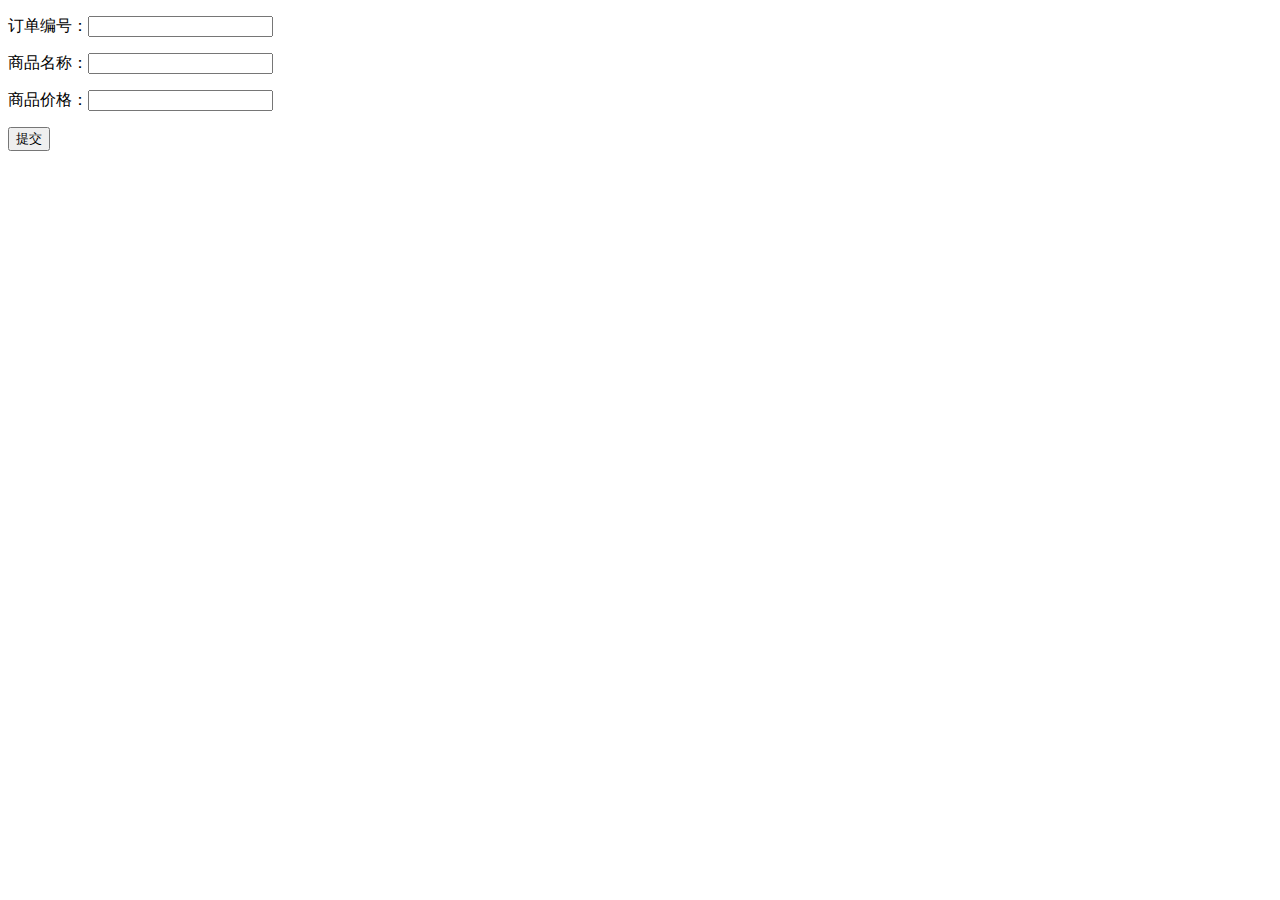
<file: src/main/resources/static/huawei.html>
<!DOCTYPE html>
<html lang="en">
<head>
    <meta charset="UTF-8">
    <title>购买界面</title>
</head>
<body>

    <form action="/alipay" method="get">
      <p>
        订单编号：<input type="text" name="out_trade_no" />
      </p>
      <p>
        商品名称：<input type="text" name="subject" />
      </p>
      <p>
        商品价格：<input type="text" name="total_amount" />
      </p>
      <p>
        <input type="submit" value="提交">
      </p>
    </form>


</body>
</html>
</file>
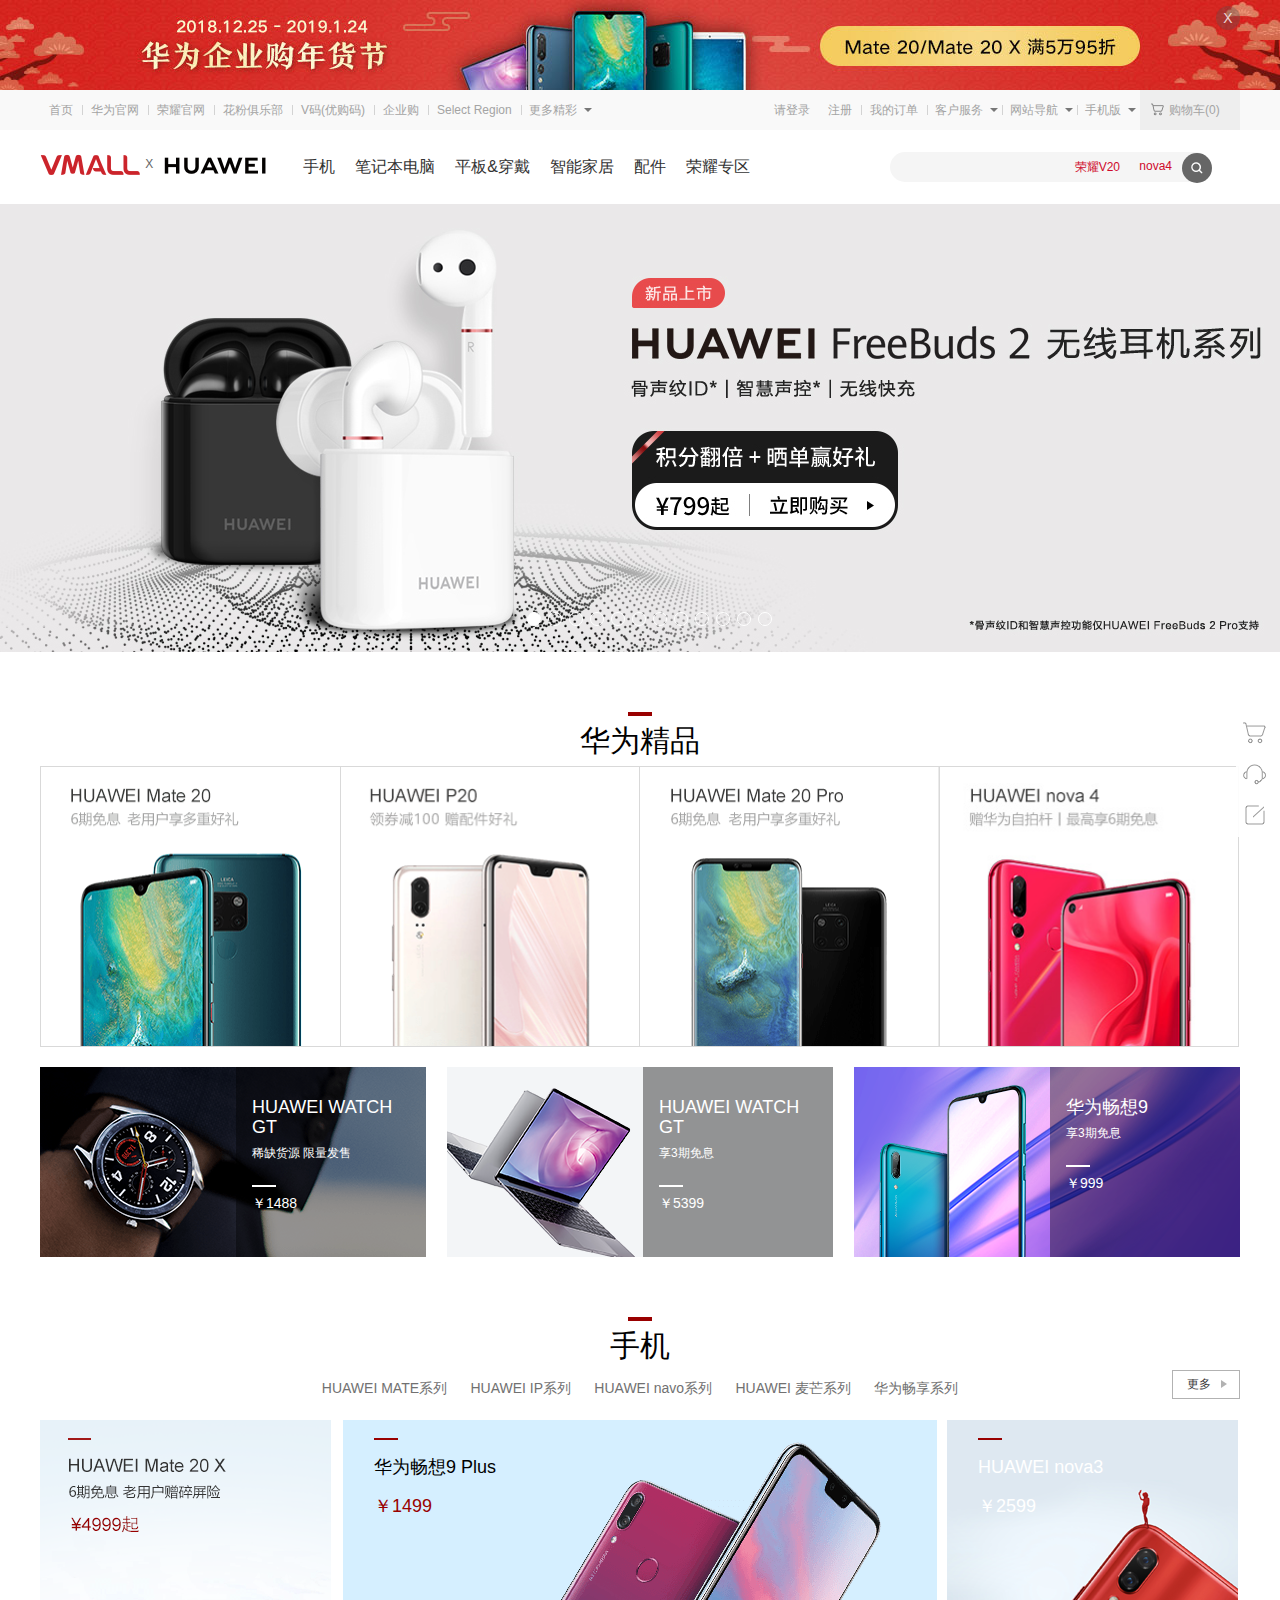
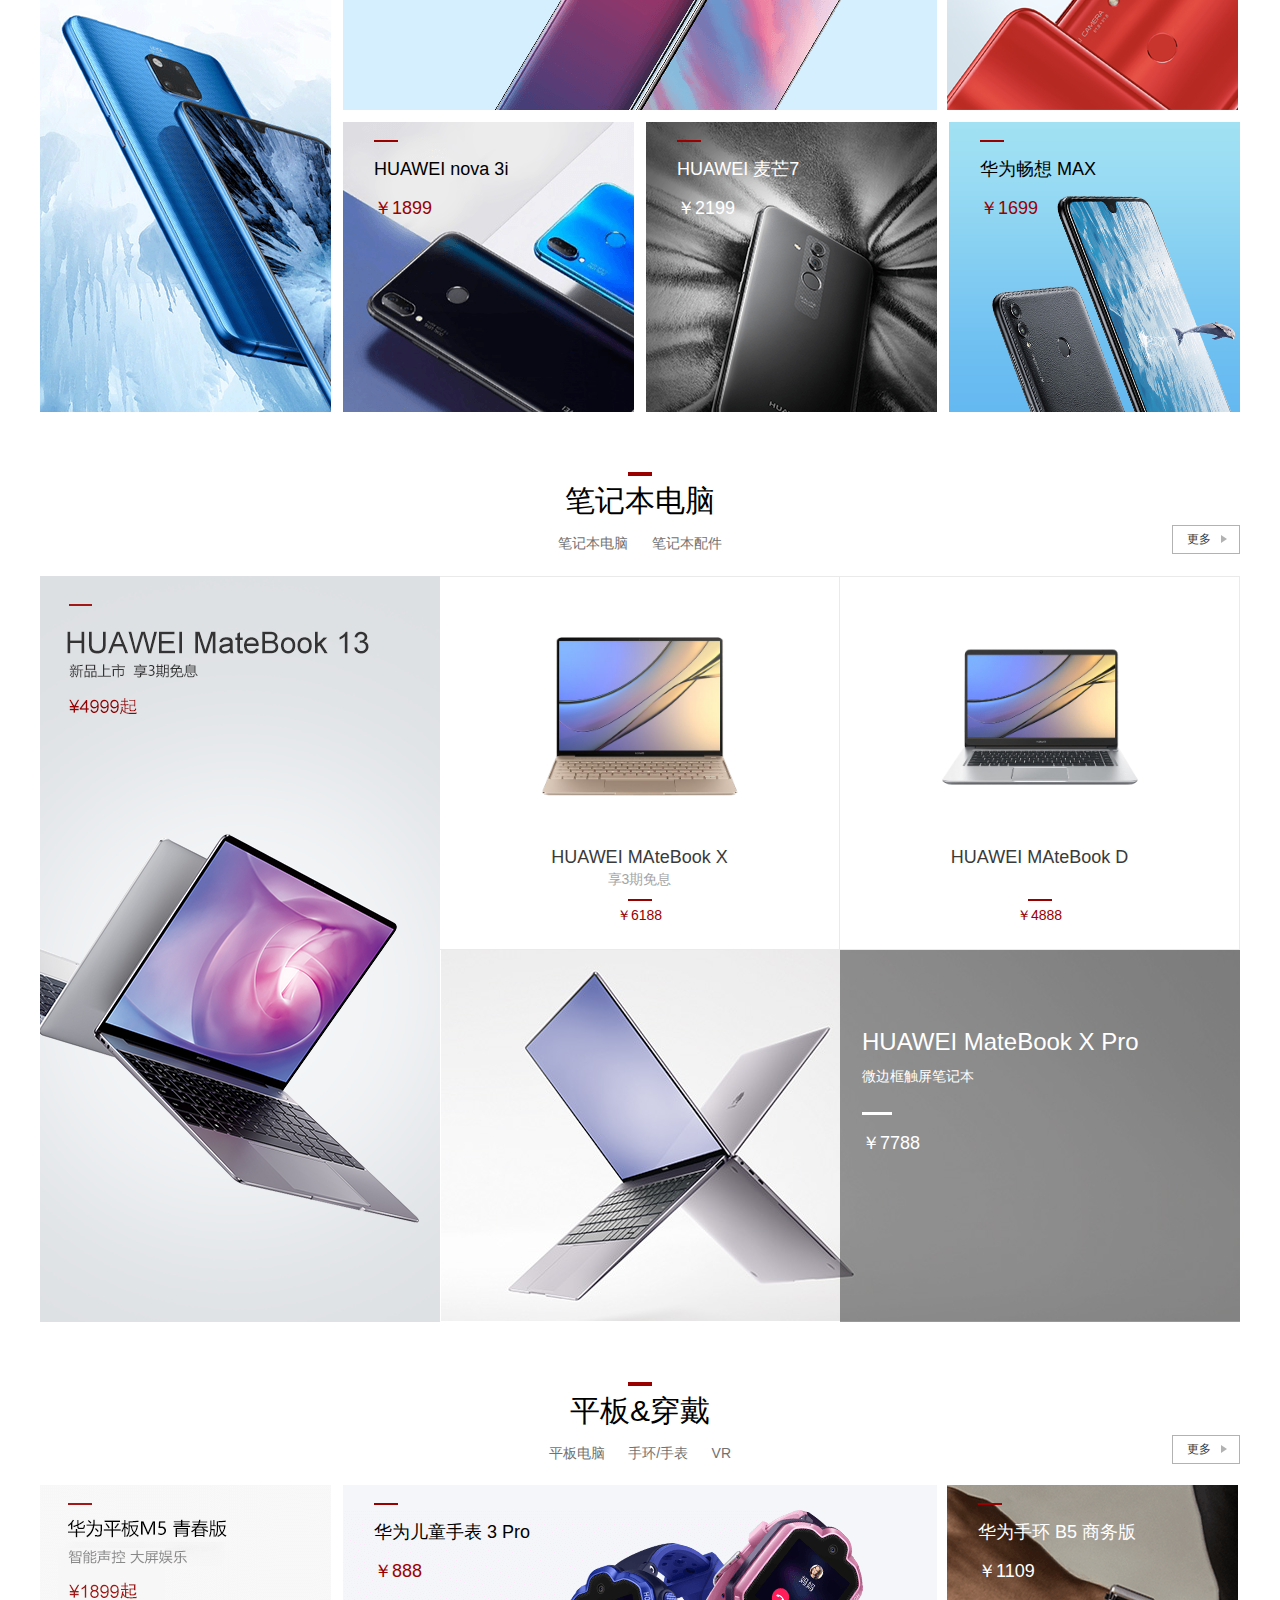
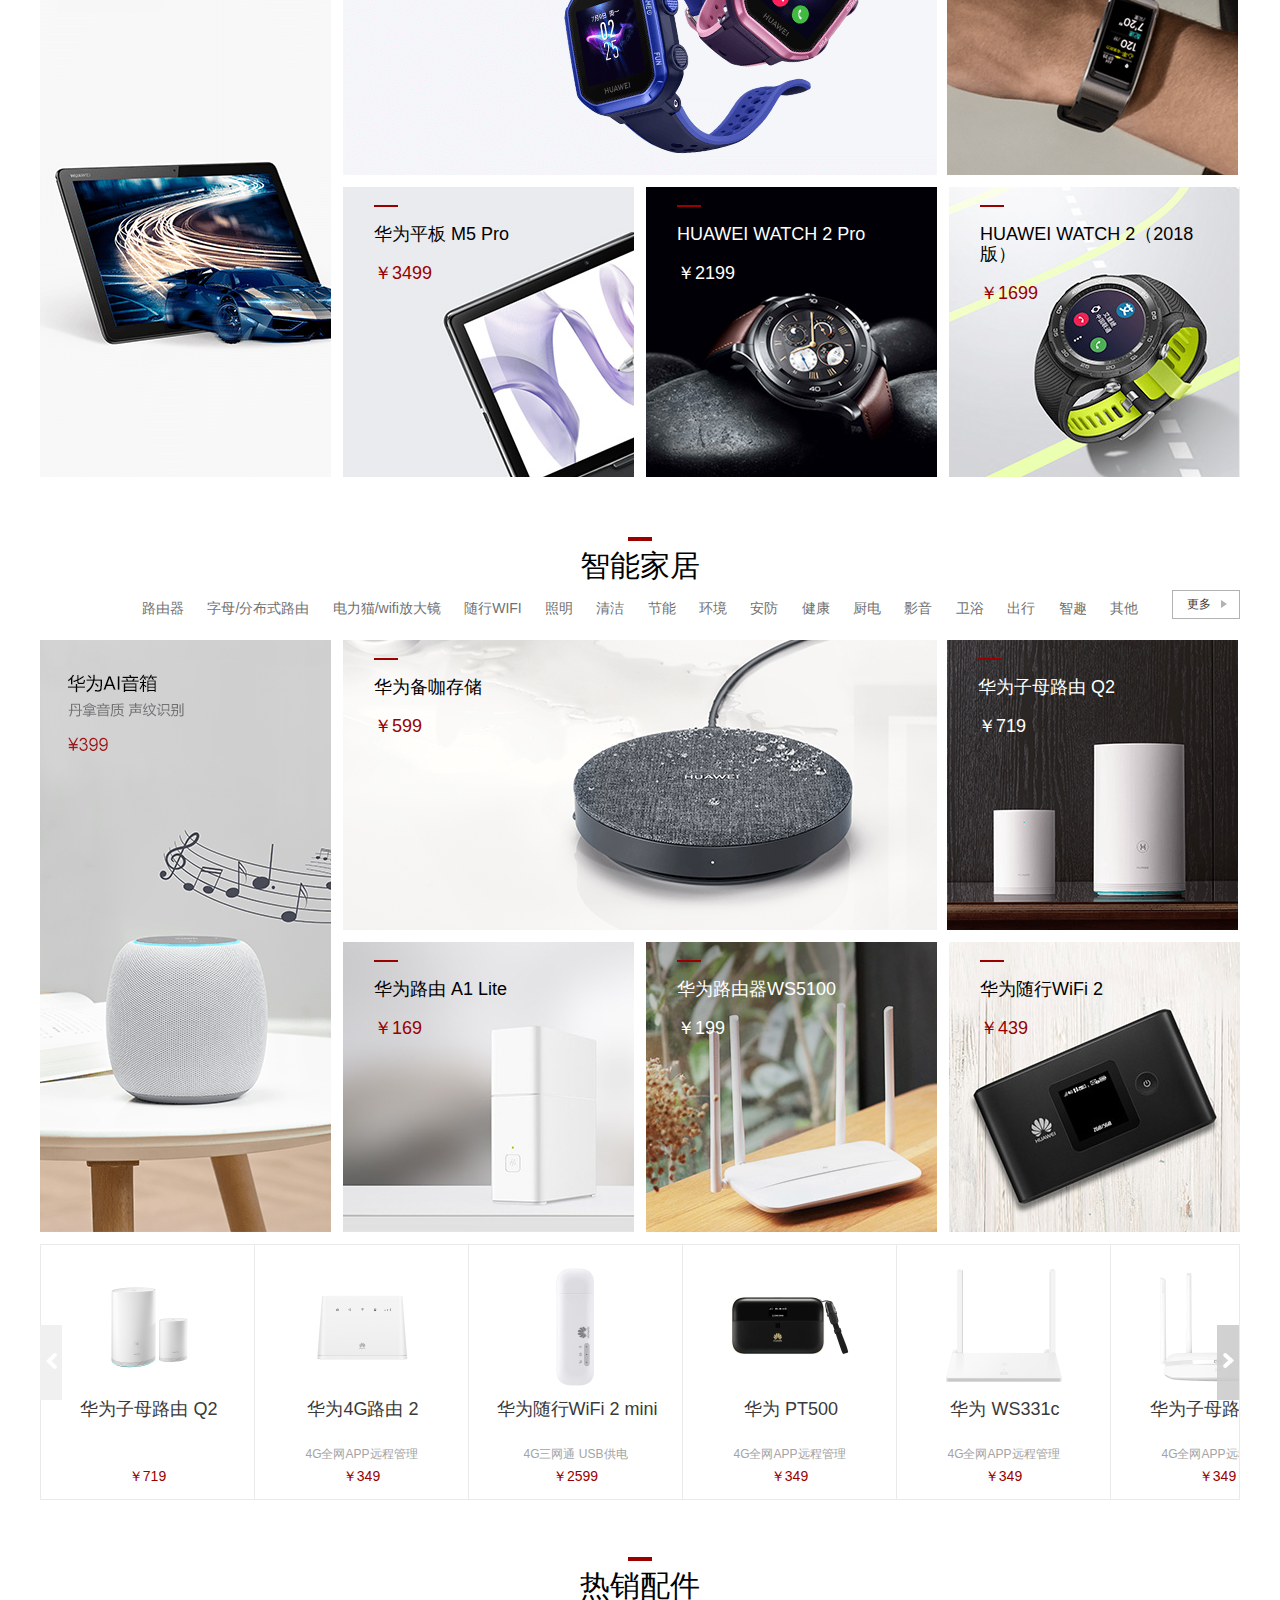
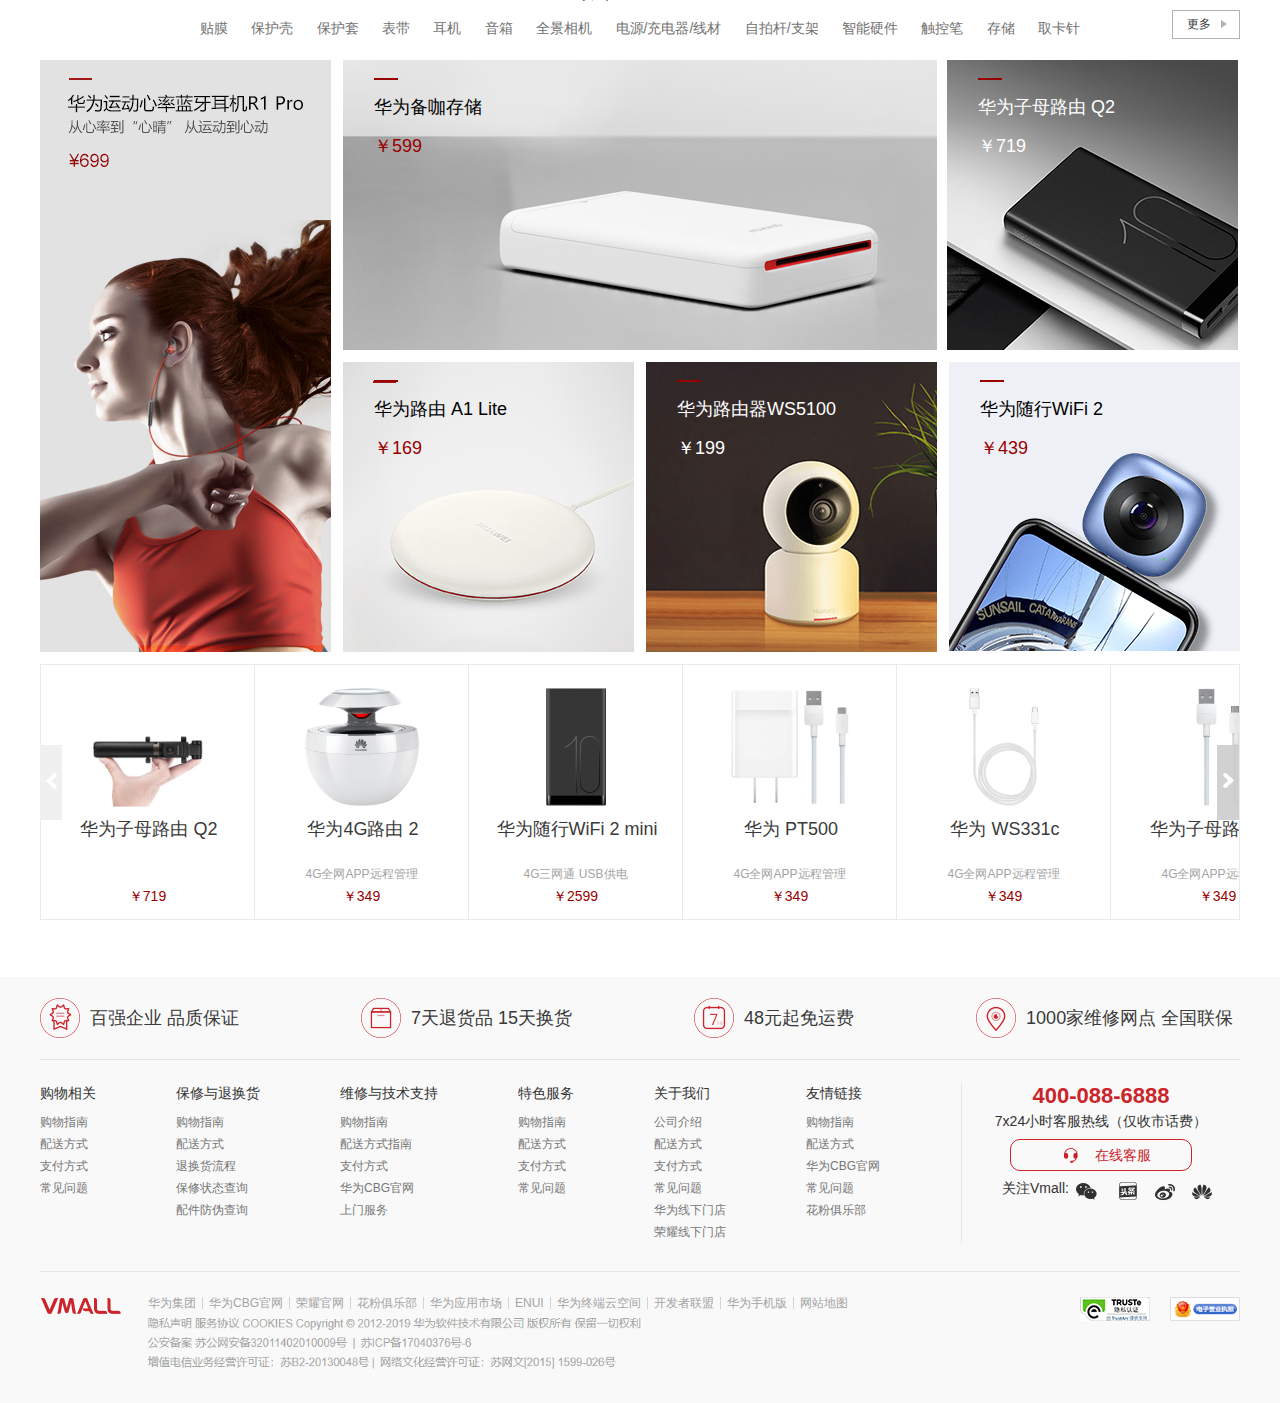
<file: src/main/resources/static/huaweiPrefecture.html>
<!DOCTYPE html>
<html lang="en">
<head>
	<meta charset="UTF-8">
	<title>【华为专区】华为Mate20、华为P30、P30 Pro、华为Mate20保时捷版、华为nova4系列 – 华为商城</title>
	<link rel="stylesheet" type="text/css" href="css/base.css">
	<link rel="stylesheet" type="text/css" href="commonCss/nav.css">
	<link rel="stylesheet" type="text/css" href="commonCss/footer.css">
	<link rel="stylesheet" type="text/css" href="commonCss/fixedMenu.css">
	<link rel="stylesheet" type="text/css" href="css/huaweiPrefecture.css">
	<link rel="shortcut icon" href="img/index/favicon.ico">
	<script type="text/javascript" src="js/jquery.js"></script>
	<script type="text/javascript" src="js/huaweiPrefecture.js"></script>
</head>
<body>
	<header id="header" class="t">		
		<div id="topAd" class="t">
			<a href="#" title="荣耀" >
				<div id="topAdC" class="c">
						<div id="close">
							<object><a href="#" title="关闭">X</a></object>
						</div>
				</div>
			</a>
		</div>
		<!-- <nav id="navTop" class="t">
			<div id="navTopC" class="c">
				<ul id="navTopLeft" class="l">
					<li class="topLinks" id="indexPage"><a href="index.html">首页</a></li>
					<li class="topLinks"><a href="">华为官网</a></li>
					<li class="topLinks"><a href="">荣耀官网</a></li>
					<li class="topLinks"><a href="">花粉俱乐部</a></li>
					<li class="topLinks"><a href="">V码(优购码)</a></li>
					<li class="topLinks"><a href="">企业购</a></li>
					<li class="topLinks"><a href="">Select Region</a></li></li>
					<li class="topLinks" id="moreWonderful">
						<div class="topNavDropdown" id="moreWonderfulBox">
							<a class="topNavDropdownLink" href="">更多精彩</a>
							<ul id="moreWonderfulMemu">
								<li class="wondefulLink"><a href="">EMUI</a></li>
								<li class="wondefulLink"><a href="">应用市场</a></li>
								<li class="wondefulLink"><a href="">华为终端云空间</a></li>
								<li class="wondefulLink"><a href="">开发者联盟</a></li>
							</ul>
						</div>						
					</li>
				</ul>

				<ul id="navTopRight" class="r">
					<li id="login" class="topLinks"><a  href="login.html">请登录</a></li>
					<li id="register" class="topLinks"><a href="register.html">注册</a></li>
					<li class="topLinks"><a href="">我的订单</a></li>
					<li class="topLinks">
						<div class="topNavDropdown">
							<a class="topNavDropdownLink" href="">客户服务</a>
						</div>
					</li>
					<li class="topLinks">
						<div class="topNavDropdown">
							<a class="topNavDropdownLink" href="">网站导航</a>
						</div>
					</li>
					<li class="topLinks">
						<div class="topNavDropdown">
							<a class="topNavDropdownLink" href="">手机版</a>
						</div>
					</li>
					<li id="buyCarBox" class="topLinks"><a href="" id="buyCarLink">
						购物车(0)
					</a></li>
				</ul>
			</div>
		</nav> -->
		<nav id="navTop" class="t">
				<div id="navTopC" class="c">
					<ul id="navTopLeft" class="l">
						<li class="topLinks" id="indexPage"><a href="index.html">首页</a></li>
						<li class="topLinks"><a href="">华为官网</a></li>
						<li class="topLinks"><a href="">荣耀官网</a></li>
						<li class="topLinks"><a href="">花粉俱乐部</a></li>
						<li class="topLinks"><a href="">V码(优购码)</a></li>
						<li class="topLinks"><a href="">企业购</a></li>
						<li class="topLinks"><a href="">Select Region</a></li></li>
						<li class="topLinks" id="moreWonderful">
							<div class="topNavDropdown" id="moreWonderfulBox">
								<a class="topNavDropdownLink" href="">更多精彩</a>
								<ul class="mySecondMemu" id="moreWonderfulMemu">
									<li class="wondefulLink myLinks"><a href="">EMUI</a></li>
									<li class="myLinks wondefulLink"><a href="">应用市场</a></li>
									<li class="myLinks wondefulLink"><a href="">华为终端云空间</a></li>
									<li class="myLinks wondefulLink"><a href="">开发者联盟</a></li>
								</ul>
							</div>						
						</li>
					</ul>

					<ul id="navTopRight" class="r">
						<li id="login" class="topLinks"><a  href="login.html">请登录</a></li>
						<li id="register" class="topLinks"><a href="register.html">注册</a></li>
						<li class="topLinks"><a href="">我的订单</a></li>
						<li class="topLinks">
							<div class="topNavDropdown">
								<a class="topNavDropdownLink" href="">客户服务</a>
								<ul class="mySecondMemu" id="clientMemu">
									<li class="myLinks serviseLink"><a href="">服务中心</a></li>
									<li class="myLinks serviseLink"><a href="">联系客服</a></li>
								</ul>
							</div>
						</li>
						<li class="topLinks">
							<div class="topNavDropdown">
								<a class="topNavDropdownLink" href="">网站导航</a>
								<div class="mySecondMemu siteNavLink">
									<div>
										<ul>
											<li><img src="img/index/indexLogo.png" alt=""></li>
											<li class="myLinks indexText"><a href="">商城首页</a></li>
										</ul>
									</div>
									<div>
										<p class="myTitle">频道</p>
										<ul>
											<li class="myLinks l"><a href="">华为专区</a></li>
											<li class="myLinks r rightText"><a href="">荣耀专区</a></li>
											<li class="myLinks l"><a href="">企业购</a></li>
										</ul>
									</div>
									<div>
										<p class="myTitle">产品</p>
										<ul>
											<li class="myLinks l"><a href="">手机</a></li>
											<li class="myLinks r rightText"><a href="">智能家居</a></li>
											<li class="myLinks l"><a href="">平板&笔记本</a></li>
											<li class="myLinks r rightText"><a href="">通用配件</a></li>
											<li class="myLinks l"><a href="">智能穿戴</a></li>
											<li class="myLinks r rightText"><a href="">专属配件</a></li>
										</ul>
									</div>

									<div>
										<p class="myTitle">增值服务</p>
										<ul>
											<li class="myLinks l"><a href="">以旧换新</a></li>
											<li class="myLinks r rightText"><a href="">礼品包装</a></li>
											<li class="myLinks l"><a href="">补购保障</a></li>
										</ul>
									</div>


									<div>
										<p class="myTitle">会员</p>
										<ul>
											<li class="myLinks"><a href="">会员频道</a></li>
										</ul>
									</div>

								</div>
							</div>
						</li>
						<li class="topLinks">
							<div class="topNavDropdown">
								<a class="topNavDropdownLink" href="">手机版</a>
								<ul class="mySecondMemu phoneVesion">
									<li class="myLinks"><a href=""><img src="img/index/navPhone01.png" alt=""></a></li>
									<li class="myLinks"><a href=""><img src="img/index/navPhone02.png" alt=""></a></li>
									<li class="myLinks"><a href=""><img src="img/index/navPhone03.png" alt=""></a></li>
								</ul>
							</div>
						</li>
						<li id="buyCarBox" class="topLinks">
							<a href="" id="buyCarLink">
								购物车(0)
							</a>
							<p class="mySecondMemu myBuyCar">
								<img src="img/index/byCar.png" alt="">
							</p>
						</li>
					</ul>
				</div>
		</nav>
		<nav id="navBottom" class="t">			
			<div id="navBottomC" class="c">
				<section id="navBottomLeft">
					<a href="#" title="Vmall.com-华为商城">
							<img class="indexLogo" src="img/huaweiPrefecture/topNavLogo01.png" alt="">
						</a>
						<span id="logoMid">X</span>
						<a href="#" title="Vmall.com-华为商城">
							<img class="indexLogo" src="img/huaweiPrefecture/topNavLogo02.png" alt="">
						</a>
					<ul id="navBottomLinkBox">
						<li id="phoneSelft" class="navBottomLinks">
							<a href="">手机</a>
						</li>
						<li class="navBottomLinks"><a href="goodsList.html">笔记本电脑</a></li>
						<li class="navBottomLinks"><a href="goodsList.html">平板&穿戴</a></li>
						<li class="navBottomLinks"><a href="">智能家居</a></li>
						<li class="navBottomLinks"><a href="">配件</a></li>
						<li class="navBottomLinks"><a href="">荣耀专区</a></li>
					</ul>
				</section>
				<section id="search">
						<input type="text" id="searchBox">
						<a href="" title=""><i id="searchBtn"></i></a>
						<a href="" title="" id="firstSearchText">荣耀V20</a>
						<a href="" title="" id="secondSearchText">nova4</a>
						<div class="searchHistory">
							<p>热门搜索</p>
							<ul>
								<li>华为20i</li>
								<li>HUAWEI P20</li>
								<li>nova 5</li>
								<li>nova</li>
							</ul>
						</div>
				</section>
			</div>
			<!-- 二级菜单 -->
			<div id="phoneSecondMenu" class="t">
				<div id="phoneSecondMenuC" class="c">
					<div id="phoneSecondMenuNav">
						<ul id="phoneNavBox">
							<li class="photoNavText"><a href="">全部手机></a></li>
							<li class="photoNavText"><a href="">荣耀</a></li>
							<li class="photoNavText"><a href="">HUAWEI P系列</a></li>
							<li class="photoNavText"><a href="">荣耀畅玩系列</a></li>
							<li class="photoNavText"><a href="">HUAWEIMATE系列</a></li>
							<li class="photoNavText"><a href="">HUAWEI navo系列</a></li>
							<li class="photoNavText"><a href="">华为畅享系列</a></li>
							<li class="photoNavText"><a href="">HUAWEI 麦芒系列</a></li>
							<li class="photoNavText"><a href="">移动4G+专区</a></li>
						</ul>
					</div>

					<ul id="phoneBox">
						<li class="phonesList">
							<a href="" title="">
								<img src="img/goodsList/secondPhone01.png" alt="">
								<p class="photoName">
								HUAWEI Mate 20</p>
								<p class="photoPrice">￥2399</p>
							</a>
						</li>
						<li class="phonesList">
							<a href="" title="">
								<img src="img/goodsList/secondPhone02.png" alt="">
								<p class="photoName">
								HUAWEI Mate 20</p>
								<p class="photoPrice">￥2399</p>
							</a>
						</li>
						<li class="phonesList">
							<a href="" title="">
								<img src="img/goodsList/secondPhone03.png" alt="">
								<p class="photoName">
								HUAWEI Mate 20</p>
								<p class="photoPrice">￥2399</p>
							</a>
						</li>
						<li class="phonesList">
							<a href="" title="">
								<img src="img/goodsList/secondPhone04.png" alt="">
								<p class="photoName">
								HUAWEI Mate 20</p>
								<p class="photoPrice">￥2399</p>
							</a>
						</li>
						<li class="phonesList">
							<a href="" title="">
								<img src="img/goodsList/secondPhone05.png" alt="">
								<p class="photoName">
								HUAWEI Mate 20</p>
								<p class="photoPrice">￥2399</p>
							</a>
						</li>
						<li class="phonesList">
							<a href="" title="">
								<img src="img/goodsList/secondPhone06.jpg" alt="">
								<p class="photoName">
								HUAWEI Mate 20</p>
								<p class="photoPrice">￥2399</p>
							</a>
						</li>
						<li class="phonesList">
							<a href="" title="">
								<img src="img/goodsList/secondPhone07.png" alt="">
								<p class="photoName">
								HUAWEI Mate 20</p>
								<p class="photoPrice">￥2399</p>
							</a>
						</li>
					</ul>
					
				</div>
			</div>
			
		</nav>
	</header><!-- /header -->

	<main id="main">
		<section id="transpSilder" class="t">
			<ul id="picBox" class="t">
				<li class="silderPic"><a href="#" title=""></a></li>
				<li class="silderPic"><a href="#" title=""></a></li>
				<li class="silderPic"><a href="#" title=""></a></li>
				<li class="silderPic"><a href="#" title=""></a></li>
				<li class="silderPic"><a href="#" title=""></a></li>
				<li class="silderPic"><a href="#" title=""></a></li>
				<li class="silderPic"><a href="#" title=""></a></li>
				<li class="silderPic"><a href="#" title=""></a></li>
				<li class="silderPic"><a href="#" title=""></a></li>
				<li class="silderPic"><a href="#" title=""></a></li>
				<li class="silderPic"><a href="#" title=""></a></li>
				<li class="silderPic"><a href="#" title=""></a></li>
			</ul>

			<div id="BtnsAndSilderNext" class="c">
	        	<ul id="btnBox">
					<li class="silderBtn silderBtnActic"></li>
					<li class="silderBtn"></li>
					<li class="silderBtn"></li>
					<li class="silderBtn"></li>
					<li class="silderBtn"></li>
					<li class="silderBtn"></li>
					<li class="silderBtn"></li>
					<li class="silderBtn"></li>
					<li class="silderBtn"></li>
					<li class="silderBtn"></li>
					<li class="silderBtn"></li>
					<li class="silderBtn"></li>
				</ul>
			</div>
		</section>

		<section id="qualityGoods" class="c mainParts">
			<h2 class="goodsTitle">华为精品</h2>
			<ul id="qualityGoodsTop">
				<li class="topGoods">
					<span></span>
					<a href="goodsDetails.html" title=""><img src="img/huaweiPrefecture/qualityGoods01.png" alt=""></a>					
				</li>
				<li class="topGoods">
					<span></span>
					<a href="" title=""><img src="img/huaweiPrefecture/qualityGoods02.png" alt=""></a>	
				</li>
				<li class="topGoods">
					<span></span>
					<a href="" title=""><img src="img/huaweiPrefecture/qualityGoods03.png" alt=""></a>	
				</li>
				<li class="topGoods">
					<span></span>
					<a href="" title=""><img src="img/huaweiPrefecture/qualityGoods04.jpg" alt=""></a>	
				</li>
			</ul>
			<ul id="qualityGoodsBottom">
				<li class="bottomGoods">
					<a href="" title="">
						<img src="img/huaweiPrefecture/qualityGoods05.png" alt="">
						<div class="bottomGoodsRightBox">
							<p class="goodsName">HUAWEI WATCH GT</p>
							<p class="goodsDescribe">稀缺货源 限量发售</p>
							<p class="goodsPrice">￥1488</p>
						</div>
					</a>
				</li>
				<li class="bottomGoods">
					<a href="" title="">
						<img src="img/huaweiPrefecture/qualityGoods06.png" alt="">
						<div class="bottomGoodsRightBox">
							<p class="goodsName">HUAWEI WATCH GT</p>
							<p class="goodsDescribe">享3期免息</p>
							<p class="goodsPrice">￥5399</p>
						</div>
					</a>
				</li><li class="bottomGoods">
					<a href="" title="">
						<img src="img/huaweiPrefecture/qualityGoods07.png" alt="">
						<div class="bottomGoodsRightBox">
							<p class="goodsName">华为畅想9</p>
							<p class="goodsDescribe">享3期免息</p>
							<p class="goodsPrice">￥999</p>
						</div>
					</a>
				</li>
			</ul>
		</section>

		<section id="mobilePhone" class="c mainParts firstStyle"> 
			<h2 class="goodsTitle">手机</h2>
			<ul class="goodsNav">
				<li><a href="">HUAWEI MATE系列</a></li>
				<li><a href="">HUAWEI IP系列</a></li>
				<li><a href="">HUAWEI navo系列</a></li>
				<li><a href="">HUAWEI 麦芒系列</a></li>
				<li><a href="">华为畅享系列</a></li>
			</ul>
			<div class="moreBtn">
				<a href="" title="">更多</a>
			</div>

			<ul class="mobilePhoneGoodsBox">
				<li class="firstMobile">
					<a href="">
						<img src="img/huaweiPrefecture/mobilePhone01.png" alt="">		
					</a>
				</li>
				<li class="secondMobile">
					<a href="">
						<img src="img/huaweiPrefecture/mobilePhone02.png" alt="">
						<div class="mobilePhoneInf">
							<p class="mobilePhoneName">华为畅想9 Plus</p>
							<p class="mobilePhonePrice">￥1499</p>
						</div>
					</a>
				</li>
				<li class="thirdMobile">
					<a href="">
						<img src="img/huaweiPrefecture/mobilePhone03.png" alt="">
						<div class="mobilePhoneInf fontWhite">
							<p class="mobilePhoneName">HUAWEI nova3</p>
							<p class="mobilePhonePrice">￥2599</p>
						</div>
					</a>
				</li>
				<li class="otherMoblie thirdMobile">
					<a href="">
						<img src="img/huaweiPrefecture/mobilePhone04.png" alt="">
						<div class="mobilePhoneInf">
								<p class="mobilePhoneName">HUAWEI nova 3i</p>
								<p class="mobilePhonePrice">￥1899</p>
							</div>
					</a>
				</li>
				<li class="otherMoblie thirdMobile">
					<a href="">
						<img src="img/huaweiPrefecture/mobilePhone05.png" alt="">
						<div class="mobilePhoneInf fontWhite">
							<p class="mobilePhoneName">HUAWEI 麦芒7</p>
							<p class="mobilePhonePrice">￥2199</p>
						</div>
					</a>
				</li>
				<li class="otherMoblie thirdMobile">
					<a href="">
						<img src="img/huaweiPrefecture/mobilePhone06.png" alt="">
						<div class="mobilePhoneInf">
							<p class="mobilePhoneName">华为畅想 MAX</p>
							<p class="mobilePhonePrice">￥1699</p>
						</div>
					</a>
				</li>
			</ul>
		</section>

		<section id="personalComputer" class="c mainParts">
			<h2 class="goodsTitle">笔记本电脑</h2>
			<ul class="goodsNav">
				<li><a href="">笔记本电脑</a></li>
				<li><a href="">笔记本配件</a></li>
			</ul>
			<div class="moreBtn">
				<a href="" title="">更多</a>
			</div>

			<ul id="personalComputerBox">
				<li id="firstPersonalComputer" class="changeBorder">
					<span></span>
					<a href="" title=""><img src="img/huaweiPrefecture/personalComputer01.png" alt=""></a>					
				</li>
				<li class="secondPersonalComputer changeBorder">
					<span></span>
					<a href="" title="">
						<img src="img/huaweiPrefecture/personalComputer02.png" alt="">
						<p class="personalComputerName">HUAWEI MAteBook X</p>
						<p class="personalComputerDescribe">享3期免息</p>
						<p class="personalComputerPrice">￥6188</p>
					</a>	
				</li>
				<li class="secondPersonalComputer changeBorder">
					<span></span>
					<a href="" title="">
						<img src="img/huaweiPrefecture/personalComputer03.png" alt="">
						<p class="personalComputerName">HUAWEI MAteBook D</p>
						<p class="personalComputerDescribe">&nbsp;</p>
						<p class="personalComputerPrice">￥4888</p>
					</a>	
				</li>
				<li id="thirdPersonalComputer">
					<a href="" title="">
						<img src="img/huaweiPrefecture/personalComputer04.jpg" alt="">
						<div class="bottomGoodsRightBox thirdPersonalComputerRightBox">
							<p class="thirdComputerGoodsName">HUAWEI MateBook X Pro</p>
							<p class="thirdComputerGoodsDescribe">微边框触屏笔记本</p>
							<p class="thirdComputerGoodsPrice">￥7788</p>
						</div>
					</a>	
				</li>
			</ul>
		</section>
		
		<section id="tablePcAndWear" class="c mainParts firstStyle">
			<h2 class="goodsTitle">平板&穿戴</h2>
			<ul class="goodsNav">
				<li><a href="">平板电脑</a></li>
				<li><a href="">手环/手表</a></li>
				<li><a href="">VR</a></li>
			</ul>
			<div class="moreBtn">
				<a href="" title="">更多</a>
			</div>

			<ul class="mobilePhoneGoodsBox">
				<li class="firstMobile">
					<a href="">
						<img src="img/huaweiPrefecture/tablePcAndWear01.png" alt="">	
					</a>
				</li>
				<li class="secondMobile">
					<a href="">
						<img src="img/huaweiPrefecture/tablePcAndWear02.png" alt="">
						<div class="mobilePhoneInf">
							<p class="mobilePhoneName">华为儿童手表 3 Pro</p>
							<p class="mobilePhonePrice">￥888</p>
						</div>
					</a>
				</li>
				<li class="thirdMobile">
					<a href="">
						<img src="img/huaweiPrefecture/tablePcAndWear03.png" alt="">
						<div class="mobilePhoneInf fontWhite">
							<p class="mobilePhoneName">华为手环 B5 商务版</p>
							<p class="mobilePhonePrice">￥1109</p>
						</div>
					</a>
				</li>
				<li class="otherMoblie thirdMobile">
					<a href="">
						<img src="img/huaweiPrefecture/tablePcAndWear04.jpg" alt="">
						<div class="mobilePhoneInf">
								<p class="mobilePhoneName">华为平板 M5 Pro</p>
								<p class="mobilePhonePrice">￥3499</p>
							</div>
					</a>
				</li>
				<li class="otherMoblie thirdMobile">
					<a href="">
						<img src="img/huaweiPrefecture/tablePcAndWear05.jpg" alt="">
						<div class="mobilePhoneInf fontWhite">
							<p class="mobilePhoneName">HUAWEI WATCH 2 Pro</p>
							<p class="mobilePhonePrice">￥2199</p>
						</div>
					</a>
				</li>
				<li class="otherMoblie thirdMobile">
					<a href="">
						<img src="img/huaweiPrefecture/tablePcAndWear06.jpg" alt="">
						<div class="mobilePhoneInf">
							<p class="mobilePhoneName">HUAWEI WATCH 2（2018版）</p>
							<p class="mobilePhonePrice">￥1699</p>
						</div>
					</a>
				</li>
			</ul>
		</section>

		<section id="smartHome" class="c mainParts firstStyle secondStyle">
			<h2 class="goodsTitle">智能家居</h2>
			<ul class="goodsNav">
				<li><a href="">路由器</a></li>
				<li><a href="">字母/分布式路由</a></li>
				<li><a href="">电力猫/wifi放大镜</a></li>
				<li><a href="">随行WIFI</a></li>
				<li><a href="">照明</a></li>
				<li><a href="">清洁</a></li>
				<li><a href="">节能</a></li>
				<li><a href="">环境</a></li>
				<li><a href="">安防</a></li>
				<li><a href="">健康</a></li>
				<li><a href="">厨电</a></li>
				<li><a href="">影音</a></li>
				<li><a href="">卫浴</a></li>
				<li><a href="">出行</a></li>
				<li><a href="">智趣</a></li>
				<li><a href="">其他</a></li>
			</ul>
			<div class="moreBtn">
				<a href="" title="">更多</a>
			</div>

			<ul class="mobilePhoneGoodsBox">
				<li class="firstMobile">
					<a href="">
						<img src="img/huaweiPrefecture/smartHome01.png" alt="">
					</a>
				</li>
				<li class="secondMobile">
					<a href="">
						<img src="img/huaweiPrefecture/smartHome02.png" alt="">
						<div class="mobilePhoneInf">
							<p class="mobilePhoneName">华为备咖存储</p>
							<p class="mobilePhonePrice">￥599</p>
						</div>
					</a>
				</li>
				<li class="thirdMobile">
					<a href="">
						<img src="img/huaweiPrefecture/smartHome03.png" alt="">
						<div class="mobilePhoneInf fontWhite">
							<p class="mobilePhoneName">华为子母路由 Q2</p>
							<p class="mobilePhonePrice">￥719</p>
						</div>
					</a>
				</li>
				<li class="otherMoblie thirdMobile">
					<a href="">
						<img src="img/huaweiPrefecture/smartHome04.jpg" alt="">
						<div class="mobilePhoneInf">
								<p class="mobilePhoneName">华为路由 A1 Lite</p>
								<p class="mobilePhonePrice">￥169</p>
							</div>
					</a>
				</li>
				<li class="otherMoblie thirdMobile">
					<a href="">
						<img src="img/huaweiPrefecture/smartHome05.jpg" alt="">
						<div class="mobilePhoneInf fontWhite">
							<p class="mobilePhoneName">华为路由器WS5100</p>
							<p class="mobilePhonePrice">￥199</p>
						</div>
					</a>
				</li>
				<li class="otherMoblie thirdMobile">
					<a href="">
						<img src="img/huaweiPrefecture/smartHome06.jpg" alt="">
						<div class="mobilePhoneInf">
							<p class="mobilePhoneName">华为随行WiFi 2</p>
							<p class="mobilePhonePrice">￥439</p>
						</div>
					</a>
				</li>
			</ul>

			<div id="smartHomeSlider" class="goodsSilder">
				<ul id="smartHomeSliderBox" class="goodsSilderBox">
					<li>
						<a href="">
							<span></span>
							<img src="img/huaweiPrefecture/smartHomeLittle01.png" alt="">
							<p class="smartHomeName">华为子母路由 Q2</p>
							<p class="smartHomeDescribe">&nbsp;</p>
							<p class="smartHomePrice">￥719</p>
						</a>
					</li>
					<li>
						<a href="">
							<span></span>
							<img src="img/huaweiPrefecture/smartHomeLittle02.png" alt="">
							<p class="smartHomeName">华为4G路由 2</p>
							<p class="smartHomeDescribe">4G全网APP远程管理</p>
							<p class="smartHomePrice">￥349</p>
						</a>
					</li>
					<li>
						<a href="">
							<span></span>
							<img src="img/huaweiPrefecture/smartHomeLittle03.jpg" alt="">
							<p class="smartHomeName">华为随行WiFi 2 mini</p>
							<p class="smartHomeDescribe">4G三网通 USB供电</p>
							<p class="smartHomePrice">￥2599</p>
						</a>
					</li>
					<li>
						<a href="">
							<span></span>
							<img src="img/huaweiPrefecture/smartHomeLittle04.jpg" alt="">
							<p class="smartHomeName">华为 PT500</p>
							<p class="smartHomeDescribe">4G全网APP远程管理</p>
							<p class="smartHomePrice">￥349</p>
						</a>
					</li>
					<li>
						<a href="">
							<span></span>
							<img src="img/huaweiPrefecture/smartHomeLittle05.jpg" alt="">
							<p class="smartHomeName">华为 WS331c</p>
							<p class="smartHomeDescribe">4G全网APP远程管理</p>
							<p class="smartHomePrice">￥349</p>
						</a>
					</li>
					<li>
						<a href="">
							<span></span>
							<img src="img/huaweiPrefecture/smartHomeLittle06.jpg" alt="">
							<p class="smartHomeName">华为子母路由 Q2</p>
							<p class="smartHomeDescribe">4G全网APP远程管理</p>
							<p class="smartHomePrice">￥349</p>
						</a>
					</li>
					<li>
						<a href="">
							<span></span>
							<img src="img/huaweiPrefecture/smartHomeLittle07.jpg" alt="">
							<p class="smartHomeName">华为 PT500</p>
							<p class="smartHomeDescribe">4G全网APP远程管理</p>
							<p class="smartHomePrice">￥349</p>
						</a>
					</li>
					<li>
						<a href="">
							<span></span>
							<img src="img/huaweiPrefecture/smartHomeLittle08.jpg" alt="">
							<p class="smartHomeName">华为子母路由 Q2</p>
							<p class="smartHomeDescribe">&nbsp;</p>
							<p class="smartHomePrice">￥719</p>
						</a>
					</li>
					<li>
						<a href="">
							<span></span>
							<img src="img/huaweiPrefecture/smartHomeLittle09.jpg" alt="">
							<p class="smartHomeName">华为子母路由 Q2</p>
							<p class="smartHomeDescribe">4G全网APP远程管理</p>
							<p class="smartHomePrice">￥349</p>
						</a>
					</li>
					<li>
						<a href="">
							<span></span>
							<img src="img/huaweiPrefecture/smartHomeLittle10.jpg" alt="">
							<p class="smartHomeName">华为子母路由 Q2</p>
							<p class="smartHomeDescribe">&nbsp;</p>
							<p class="smartHomePrice">￥719</p>
						</a>
					</li>
				</ul>
				<div class="sliderBtns sliderBtnsDisabled before"><span class="left"></span></div>
				<div class="sliderBtns next"><span class="right"></span></div>
			</div>
		</section>

		<section id="hotParts" class="c mainParts firstStyle secondStyle">
			<h2 class="goodsTitle">热销配件</h2>
			<ul class="goodsNav">
				<li><a href="">贴膜</a></li>
				<li><a href="">保护壳</a></li>
				<li><a href="">保护套</a></li>
				<li><a href="">表带</a></li>
				<li><a href="">耳机</a></li>
				<li><a href="">音箱</a></li>
				<li><a href="">全景相机</a></li>
				<li><a href="">电源/充电器/线材</a></li>
				<li><a href="">自拍杆/支架</a></li>
				<li><a href="">智能硬件</a></li>
				<li><a href="">触控笔</a></li>
				<li><a href="">存储</a></li>
				<li><a href="">取卡针</a></li>
			</ul>
			<div class="moreBtn">
				<a href="" title="">更多</a>
			</div>

			<ul class="mobilePhoneGoodsBox">
				<li class="firstMobile">
					<a href="">
						<img src="img/huaweiPrefecture/hotParts01.jpg" alt="">
					</a>
				</li>
				<li class="secondMobile">
					<a href="">
						<img src="img/huaweiPrefecture/hotParts02.png" alt="">
						<div class="mobilePhoneInf">
							<p class="mobilePhoneName">华为备咖存储</p>
							<p class="mobilePhonePrice">￥599</p>
						</div>
					</a>
				</li>
				<li class="thirdMobile">
					<a href="">
						<img src="img/huaweiPrefecture/hotParts03.png" alt="">
						<div class="mobilePhoneInf fontWhite">
							<p class="mobilePhoneName">华为子母路由 Q2</p>
							<p class="mobilePhonePrice">￥719</p>
						</div>
					</a>
				</li>
				<li class="otherMoblie thirdMobile">
					<a href="">
						<img src="img/huaweiPrefecture/hotParts04.png" alt="">
						<div class="mobilePhoneInf">
								<p class="mobilePhoneName">华为路由 A1 Lite</p>
								<p class="mobilePhonePrice">￥169</p>
							</div>
					</a>
				</li>
				<li class="otherMoblie thirdMobile">
					<a href="">
						<img src="img/huaweiPrefecture/hotParts05.png" alt="">
						<div class="mobilePhoneInf fontWhite">
							<p class="mobilePhoneName">华为路由器WS5100</p>
							<p class="mobilePhonePrice">￥199</p>
						</div>
					</a>
				</li>
				<li class="otherMoblie thirdMobile">
					<a href="">
						<img src="img/huaweiPrefecture/hotParts06.png" alt="">
						<div class="mobilePhoneInf">
							<p class="mobilePhoneName">华为随行WiFi 2</p>
							<p class="mobilePhonePrice">￥439</p>
						</div>
					</a>
				</li>
			</ul>

			<div id="hotPartsSlider" class="goodsSilder">
				<ul id="hotPartsSliderBox" class="goodsSilderBox">
					<li>
						<a href="">
							<span></span>
							<img src="img/huaweiPrefecture/hotPartsLittle01.jpg" alt="">
							<p class="smartHomeName">华为子母路由 Q2</p>
							<p class="smartHomeDescribe">&nbsp;</p>
							<p class="smartHomePrice">￥719</p>
						</a>
					</li>
					<li>
						<a href="">
							<span></span>
							<img src="img/huaweiPrefecture/hotPartsLittle02.png" alt="">
							<p class="smartHomeName">华为4G路由 2</p>
							<p class="smartHomeDescribe">4G全网APP远程管理</p>
							<p class="smartHomePrice">￥349</p>
						</a>
					</li>
					<li>
						<a href="">
							<span></span>
							<img src="img/huaweiPrefecture/hotPartsLittle03.jpg" alt="">
							<p class="smartHomeName">华为随行WiFi 2 mini</p>
							<p class="smartHomeDescribe">4G三网通 USB供电</p>
							<p class="smartHomePrice">￥2599</p>
						</a>
					</li>
					<li>
						<a href="">
							<span></span>
							<img src="img/huaweiPrefecture/hotPartsLittle04.jpg" alt="">
							<p class="smartHomeName">华为 PT500</p>
							<p class="smartHomeDescribe">4G全网APP远程管理</p>
							<p class="smartHomePrice">￥349</p>
						</a>
					</li>
					<li>
						<a href="">
							<span></span>
							<img src="img/huaweiPrefecture/hotPartsLittle05.jpg" alt="">
							<p class="smartHomeName">华为 WS331c</p>
							<p class="smartHomeDescribe">4G全网APP远程管理</p>
							<p class="smartHomePrice">￥349</p>
						</a>
					</li>
					<li>
						<a href="">
							<span></span>
							<img src="img/huaweiPrefecture/hotPartsLittle06.jpg" alt="">
							<p class="smartHomeName">华为子母路由 Q2</p>
							<p class="smartHomeDescribe">4G全网APP远程管理</p>
							<p class="smartHomePrice">￥349</p>
						</a>
					</li>
					<li>
						<a href="">
							<span></span>
							<img src="img/huaweiPrefecture/hotPartsLittle07.png" alt="">
							<p class="smartHomeName">华为 PT500</p>
							<p class="smartHomeDescribe">4G全网APP远程管理</p>
							<p class="smartHomePrice">￥349</p>
						</a>
					</li>
					<li>
						<a href="">
							<span></span>
							<img src="img/huaweiPrefecture/hotPartsLittle08.png" alt="">
							<p class="smartHomeName">华为子母路由 Q2</p>
							<p class="smartHomeDescribe">&nbsp;</p>
							<p class="smartHomePrice">￥719</p>
						</a>
					</li>
				</ul>
				<div class="sliderBtns sliderBtnsDisabled before"><span class="left"></span></div>
				<div class="sliderBtns next"><span class="right"></span></div>
			</div>
		</section>
	</main>



	<footer id="footer" class="t">
		<section id="slogan" class="c">
			<ul id="sloganBox">
				<li class="sloganInf"><a href="">
					<i class="sloganIcon"></i>
					<span class="sloganText">百强企业 品质保证</span>
				</a></li>
				<li class="sloganInf"><a href="">
					<i class="sloganIcon"></i>
					<span class="sloganText">7天退货品 15天换货</span>
				</a></li>
				<li class="sloganInf"><a href="">
					<i class="sloganIcon"></i>
					<span class="sloganText">48元起免运费</span>
				</a></li>
				<li class="sloganInf"><a href="">
					<i class="sloganIcon"></i>
					<span class="sloganText">1000家维修网点 全国联保</span>
				</a></li>
			</ul>
		</section>

		<section id="serviceContainer" class="c">
			<div id="serviceLeft" class="l">
				<ul class="serviceTextBox l">
					<li class="serviceText">购物相关</li>
					<li class="serviceText"><a href="">购物指南</a></li>
					<li class="serviceText"><a href="">配送方式</a></li>
					<li class="serviceText"><a href="">支付方式</a></li>
					<li class="serviceText"><a href="">常见问题</a></li>
				</ul>
				<ul class="serviceTextBox l">
					<li class="serviceText">保修与退换货</li>
					<li class="serviceText"><a href="">购物指南</a></li>
					<li class="serviceText"><a href="">配送方式</a></li>
					<li class="serviceText"><a href="">退换货流程</a></li>
					<li class="serviceText"><a href="">保修状态查询</a></li>
					<li class="serviceText"><a href="">配件防伪查询</a></li>
				</ul>
				<ul class="serviceTextBox l">
					<li class="serviceText">维修与技术支持</li>
					<li class="serviceText"><a href="">购物指南</a></li>
					<li class="serviceText"><a href="">配送方式指南</a></li>
					<li class="serviceText"><a href="">支付方式</a></li>
					<li class="serviceText"><a href="">华为CBG官网</a></li>
					<li class="serviceText"><a href="">上门服务</a></li>
				</ul>
				<ul class="serviceTextBox l">
					<li class="serviceText">特色服务</li>
					<li class="serviceText"><a href="">购物指南</a></li>
					<li class="serviceText"><a href="">配送方式</a></li>
					<li class="serviceText"><a href="">支付方式</a></li>
					<li class="serviceText"><a href="">常见问题</a></li>
				</ul>
				<ul class="serviceTextBox l">
					<li class="serviceText">关于我们</li>
					<li class="serviceText"><a href="">公司介绍</a></li>
					<li class="serviceText"><a href="">配送方式</a></li>
					<li class="serviceText"><a href="">支付方式</a></li>
					<li class="serviceText"><a href="">常见问题</a></li>
					<li class="serviceText"><a href="">华为线下门店</a></li>
					<li class="serviceText"><a href="">荣耀线下门店</a></li>
				</ul>
				<ul class="serviceTextBox l">
					<li class="serviceText">友情链接</li>
					<li class="serviceText"><a href="">购物指南</a></li>
					<li class="serviceText"><a href="">配送方式</a></li>
					<li class="serviceText"><a href="">华为CBG官网</a></li>
					<li class="serviceText"><a href="">常见问题</a></li>
					<li class="serviceText"><a href="">花粉俱乐部</a></li>
				</ul>
			</div>

			<div id="serviceRight" class="r">
				<p id="phoneNum">400-088-6888</p>
				<p class="serviceRightState">7x24小时客服热线（仅收市话费）</p>
				<p id="serviceRightlittleBox"><a href="" title="">
					<i></i><span>在线客服</span>
				</a></p>
				<p class="serviceRightState">
					<span class="l">关注Vmall:</span>	
					<a class="serviceRightStateIcon" href="" title=""><i></i></a>
					<a class="serviceRightStateIcon" href="" title=""><i></i></a>
					<a class="serviceRightStateIcon" href="" title=""><i></i></a>
					<a class="serviceRightStateIcon" href="" title=""><i></i></a>
				</p>
			</div>
		</section>

		<section class="c" id="bottomFooter">
			<img src="img/index/bottomLogo_VMALL.png" alt="">

			<div class="l" id="bottomFooterMid">
				<ul class="bottomFooterList" id="bottomFooterListTitle">
					<li id="firstBottomFooterList"><a href="">华为集团</a></li>
					<li><a href="">华为CBG官网</a></li>
					<li><a href="">荣耀官网</a></li>
					<li><a href="">花粉俱乐部</a></li>
					<li><a href="">华为应用市场</a></li>
					<li><a href="">ENUI</a></li>
					<li><a href="">华为终端云空间</a></li>
					<li><a href="">开发者联盟</a></li>
					<li><a href="">华为手机版</a></li>
					<li><a href="">网站地图</a></li>
				</ul>
				<img src="img/index/footerText.png" alt="">
			</div>

			<p id="bottomFooterRight">
				<a href="" title=""><img src="img/index/footer_yinsirengzheng.jpg" alt=""></a>
				<a href="" title=""><img src="img/index/footer_yingyezhizhao.png" alt=""></a>
			</p>

		</section>
	</footer>

	<section id="fixedMune" class="t">
		<a class="fixedMuneLinks" href="#" title="">
			<i class="fixedMuneTips">购物车</i>
		</a>
		<a class="fixedMuneLinks" href="#" title="">
			<i class="fixedMuneTips">在线客服</i>
		</a>
		<a class="fixedMuneLinks" href="#" title="">
			<i class="fixedMuneTips">意见反馈</i>
		</a>
		<a id="goTop" class="fixedMuneLinks" href="#" title="">
			<i class="fixedMuneTips">返回顶部</i>
		</a>
	</section>

</body>
</html>
</file>
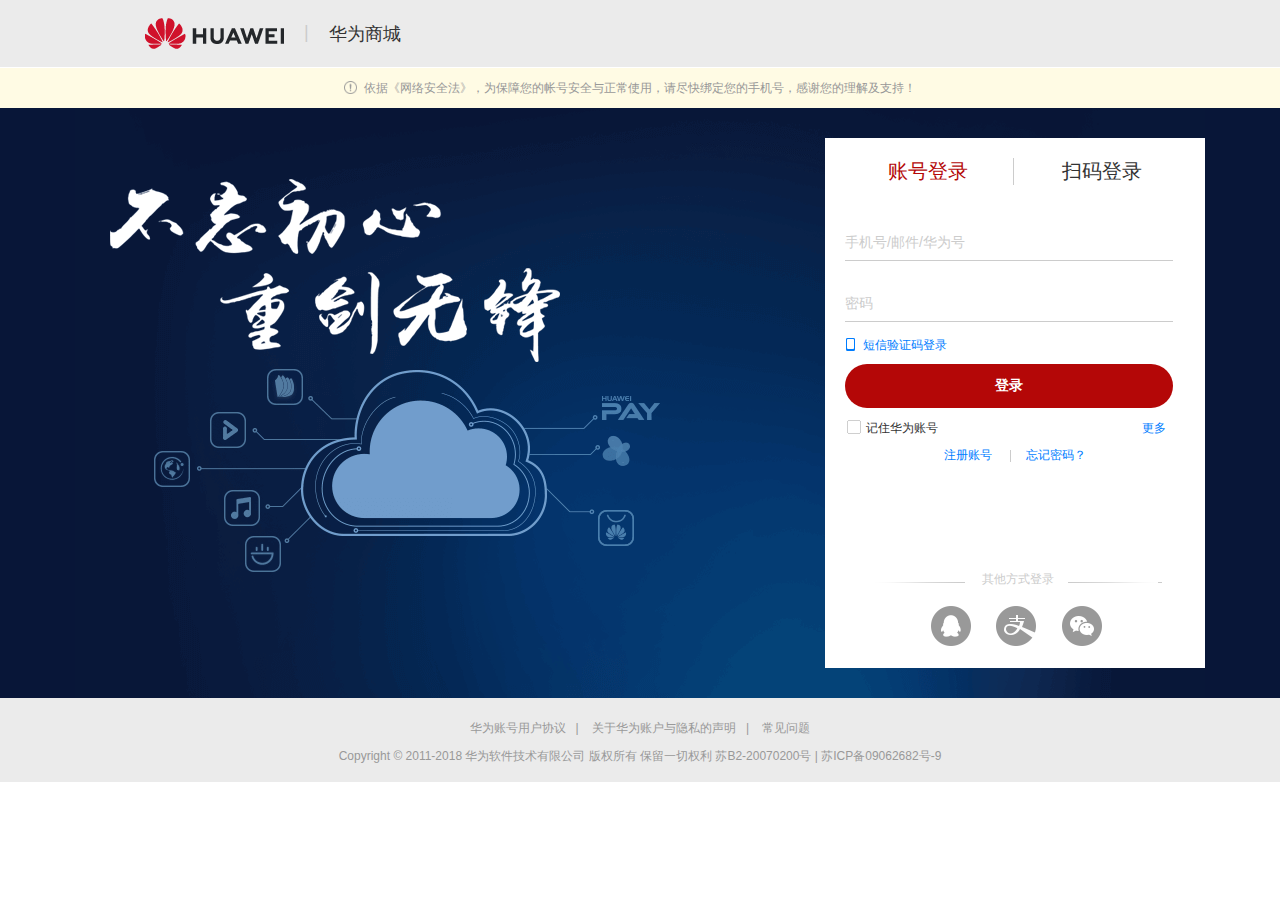
<file: src/main/resources/static/login.html>
<!DOCTYPE html>
<html lang="en">
<head>
	<meta charset="UTF-8">
	<title>华为帐号-登录</title>
	<link rel="stylesheet" type="text/css" href="css/base.css">
	<link rel="stylesheet" type="text/css" href="css/login.css">
	<link rel="shortcut icon" href="img/index/favicon.ico">
	<script type="text/javascript" src="js/jquery.js"></script>
	<script type="text/javascript" src="js/login.js"></script>
</head>
<body>
	<header id="header" class="t">
		<div id="headerC" class="c">
			<img src="img/loginAndRegister/loginLogo.png" alt="">
			<span>|</span>
			<a href="index.html" title=""><i id="headerTitle">华为商城</i></a>
		</div>
	</header><!-- /header -->

	<main id="mian">
		<section id="tipsBox" class="t">
			<span>依据《网络安全法》，为保障您的帐号安全与正常使用，请尽快绑定您的手机号，感谢您的理解及支持！</span>
		</section> 		
		<section id="mainPage" class="t">
			<div id="mainPageC">
				<div class="loginBox">
					<p id="loginTitle">
						<span class="loginStyle" id="acountLogin">账号登录</span>
						<span class="loginStyle" id="scanLogin">扫码登录</span>
					</p>

					<div id="acountLoginBox">
						<p id="errorTipsBox">
							<i id="errorIcon"></i>
							<span id="errorTips"></span>
						</p>
						<p id="account">
							<input id="accountInput" type="text" name="account" placeholder="手机号/邮件/华为号">
						</p>
						<p id="passwd">
							<input id="passwdInput" type="password" name="password" placeholder="密码">
						</p>

						<p id="messageLoginTips">
							<a class="tipsText" href="" title="短信验证码登录">
								<i id="phoneIcon"></i>&nbsp; 短信验证码登录
							</a>
						</p>
						<p>
							<button id="loginBtn">登录</button>
						</p>

						<label id="remember">
							<i id="rememberCheckBox"></i>
							<a id="rememberHuaWeiC" href="" title="">记住华为账号</a>
							<a id="more" class="tipsText" href="" title="更多">
								更多
							</a>
						</label>

						<p id="bottomText">
							<a id="loginTips" class="tipsText bottomTips" href="register.html" title="">注册账号</a>
							<a class="tipsText bottomTips" href="" title="">忘记密码？</a>
						</p>

						<p id="otherWays">
							<span id="leftLine" class="line"></span>
							<span id="otherWaysText"> 其他方式登录 </span>
							<span id="rightLine" class="line"></span>
						</p>
						<p id="botomIcons">
							<a href="" title=""><span class="botomLogo" id="qq"></span></a>
							<a href="" title=""><span class="botomLogo" id="alipay"></span></a>
							<a href="" title=""><span class="botomLogo" id="weChat"></span></a>	
						</p>
					</div>

					<div id="scanLoginBox">
						<div id="hoverArear">
							<div id="codeBox">
								<img src="img/loginAndRegister/code.png" alt="">
							</div>
							<div id="phoneIconBox">
								<img src="img/loginAndRegister/phone.png" alt="">
							</div>
						</div>						

						<div id="bottomTipsBox">
							<p>使用
								<span class="tipsText">华为移动服务APP</span>
								扫一扫
							</p>
							<p>若您使用华为手机，请进入“设置”>“华为帐号”扫码登录。</p>
						</div>
					</div>
				</div>
			</div>			
		</section>	
	</main>

	<footer id="footer" class="t">
		<p>
			<a href="" title="">华为账号用户协议</a><em>|</em>
			<a href="" title="">关于华为账户与隐私的声明</a><em>|</em>
			<a href="" title="">常见问题</a>
		</p>
		<p id="declaration">Copyright © 2011-2018  华为软件技术有限公司  版权所有  保留一切权利  苏B2-20070200号 | 苏ICP备09062682号-9
		</p>
	</footer>
</body>
</html>
</file>
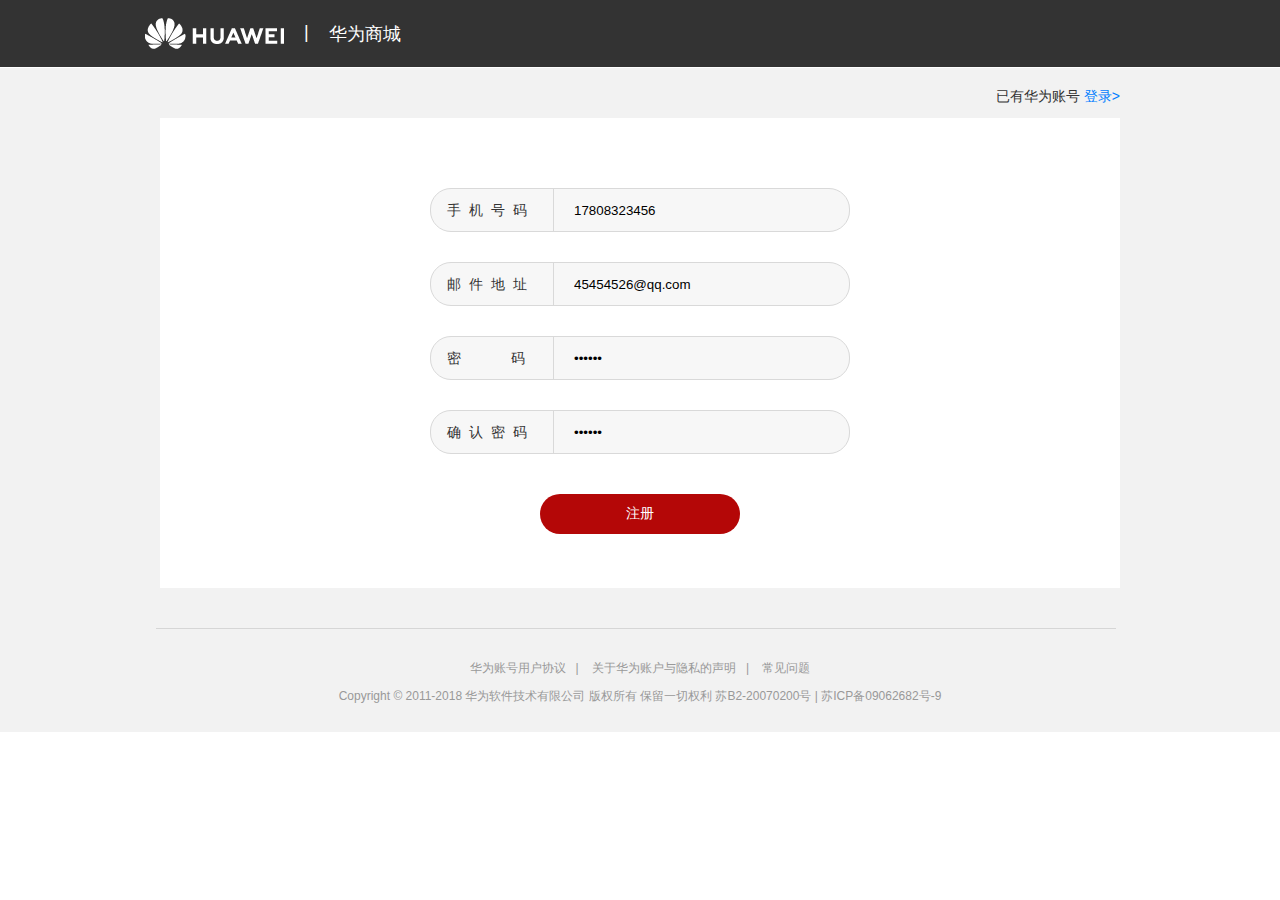
<file: src/main/resources/static/register.html>
<!DOCTYPE html>
<html lang="en">
<head>
	<meta charset="UTF-8">
	<title>注册_华为帐号</title>
	<link rel="stylesheet" type="text/css" href="css/base.css">
	<link rel="stylesheet" type="text/css" href="css/register.css">
	<link rel="shortcut icon" href="img/index/favicon.ico">
	<script type="text/javascript" src="js/jquery-2.0.3.min.js"></script>

</head>
<body>
	<header id="header" class="t">
		<div id="headerC" class="c">
			<img src="img/loginAndRegister/registerLogo.png" alt="">
			<span>|</span>
			<a href="index.html" title=""><span id="headerTitle">华为商城</span></a>
		</div>
	</header><!-- /header -->

	<main id="main" class="t">

		<div id="mianC" class="c">
			<span id="loginTips">已有华为账号&nbsp;<a href="login.html" title="登录">登录></a></span>
			<p class="errorTips" id="messageTips">
			</p>
			<div class="inputBox">
				<div class="inputKind" id="phoneNum">
					手机号码
				</div>
				<input id="phoneNumInput" class="input" type="text" value="17808323456" name="user_tel" placeholder="请输入号码号码">
			</div>
			<p class="errorTips" id="phoneNumTips">	
			</p>

			<div class="inputBox">
				<div class="inputKind" id="email">
					邮件地址
				</div>
				<input id="emailInput" class="input" type="text" value="45454526@qq.com" name="user_email" placeholder="请输入邮件地址">
			</div>
			<p class="errorTips" id="emailTips">
				
			</p>

			<div class="inputBox">
				<div class="inputKind" id="passwd">
					密&nbsp;码
				</div>
				<input id="passwdInput" class="input" type="password" value="123456" name="user_pwd" placeholder="请输入密码">
			</div>
			<p class="errorTips" id="passwdTips">
				
			</p>

			<div class="inputBox">
				<div class="inputKind" id="againPasswd">
					确认密码
				</div>
				<input id="againPasswdInput" class="input" type="password" value="123456" name="" placeholder="请再次输入密码">
			</div>
			<p class="errorTips" id="againPasswdTips">
				
			</p>

			<p id="registerBtnBox">
				<button id="registerBtn" >注册</button>
			</p>
		</div>
	</main>

	<footer id="footer" class="t">
		<div class="c" id="footerC">
			<p>
				<a href="" title="">华为账号用户协议</a><em>|</em>
				<a href="" title="">关于华为账户与隐私的声明</a><em>|</em>
				<a href="" title="">常见问题</a>
			</p>
			<p id="declaration">Copyright © 2011-2018  华为软件技术有限公司  版权所有  保留一切权利  苏B2-20070200号 | 苏ICP备09062682号-9
			</p>
		</div>
		
	</footer>

	<script type="text/javascript" src="js/register.js"></script>
</body>
</html>
</file>
<file: src/main/resources/static/css/base.css>
body,ol,ul,h1,h2,h3,h4,h5,h6,p,th,td,dl,dd,form,fieldset,legend,input,textarea,select{margin:0;padding:0}
body{font:12px "微软雅黑","Arial Narrow",HELVETICA;background:#fff;}
a{color:#172c45;text-decoration:none} 
a:hover{color:#CF0A2C;text-decoration:none} 
em,i{font-style:normal}   li{list-style:none}
img{border:0;vertical-align:middle} 
table{border-collapse:collapse;border-spacing:0}
p{word-wrap:break-word}
.t{ width: 100%; }
.c{width: 1200px;margin: 0 auto;}
.l{float: left;}
.r{float: right;}
</file>
<file: src/main/resources/static/commonCss/nav.css>
/* navTop */
#navTop {
	height: 40px;
	background-color: #f9f9f9;
}
.topLinks {
	float: left;
	position: relative;
}
.topLinks::before {
	content: "";
    width: 1px;
    height: 10px;
    display: block;
    position: absolute;
    top: 15px;
    left: 0;
    background: #d3d3d3;
}
#indexPage::before,
#login::before,
#register::before,
#buyCarBox::before {
	content: '';
	width: 0px;
	height: 0px;
}
.topLinks a {
	float: left;
	margin: 15px 0;
	height: 10px;
	color: #a4a4a4;
	font-size: 12px;
	line-height: 10px;
	padding: 0 9px;
}
.topNavDropdown {
    position: relative;
    margin: 0 -1px;
    height: 40px;
    z-index: 300;
}
.topNavDropdown a {
	position: relative;
	padding-right: 20px;
}
.topNavDropdownLink::before {
	content: "";
    width: 0;
    height: 0;
    display: block;
    border-left: 4px solid transparent;
    border-right: 4px solid transparent;
    border-top: 4px solid #777;
    position: absolute;
    top: 3px;
    right: 5px;
}
.topNavDropdown:hover, #buyCarBox:hover {
	background-color: white;
    box-shadow: 0 2px 36px 0 rgba(0,0,0,0.07);
}
.topNavDropdown:hover .topNavDropdownLink,
#buyCarBox:hover #buyCarLink
 {
	color: #cb242b;
}
.topNavDropdown:hover .topNavDropdownLink::before {
	border-bottom: 4px solid #cb242b;
    border-top: 0;
}
#buyCarBox {
	width: 80px;
	padding-left: 20px;
	background-color: #A0A0A01E;
}
#buyCarBox::before {
	content: "";
    width: 14px;
    height: 14px;
    display: block;
    position: absolute;
    top: 12px;
    left: 10px;
    background: url(../img/index/icon-header.png) no-repeat;
}
.topNavDropdown:hover .mySecondMemu,
#buyCarBox:hover .mySecondMemu  {
	display: block;
}
.topNavDropdown:hover .topNavDropdown::after {
	background-color: white;
}
.topNavDropdown::after {
	display: block;
	content: '';
	width: 77px;
	height: 5px;
	position: absolute;
	bottom: -1px;
	background-color: transparent;
	z-index: 300;
}
.mySecondMemu {
	position: absolute;	
	background-color: white;
	z-index: 1;
	border-radius: 8px 0 8px 8px;
	display: none;
	box-shadow: 0 2px 2px 0 rgba(0,0,0,0.07);
}
#moreWonderfulMemu {
	height: 146px;
	width: 119px;
	top: 40px;
	left: -42px;
}
#clientMemu {
	height: 70px;
	width: 77px;
	top: 40px;
	left: 0px;
}
.myLinks a {
	display: inline-block;
	margin: 0 auto;
	color: #a4a4a4;
	text-align: center; 
	font-size: 12px;
}
.wondefulLink a  {
	width: 100px;
	padding-top: 20px;
}
.serviseLink {
	width: 77px;
    height: 20px;
    padding-top: 10px;
    padding-left: 5px;
}
#navBottom {
	height: 74px;
	background-color: white;
	position: relative;
}
#navBottomLeft {
	height: 40.8px;
	width: 760px;
	margin: 17px 0;
	float: left;
}
#search {
	height: 30px;
	width: 320px;
	margin: 22px 30px 0 22px;
	float: right;
	position: relative;
}
#indexLogo {
	width: 205px;
	height: 40.8px;
}
#navBottomLinkBox {
	float: right;
	line-height: 40.8px;
}
.navBottomLinks {
	float: left;
	margin-right: 20px;
}
.navBottomLinks img {
	width: 74px;
	height: 24px;
}
.navBottomLinks a {
	font-size: 16px;
	color: #333;
}
.navBottomLinks:hover {
	border-bottom: 1.5px solid #CF0A2C;
}
.noRedBorder:hover {
	border-bottom: 1.5px solid #FFFFFF00;
}
#searchBox {
	height: 30px;
	width: 310px;
	background-color: #f5f5f5;
	border: none;
	outline: none;
	padding-left: 10px;
	border-radius: 60px;	
}
#searchBox:hover {
	border: 1px solid #DDD;
}
#searchBtn {
	display: block;
	height: 30px;
	width: 30px;
	background-image: url(../img/index/icon-header.png);
	background-position: 0 -21px;
    background-color: #666;
    position: absolute;
   	top: 1px;
    right: -2px;
    z-index: 9;
    border-radius: 50px;
}
#firstSearchText, #secondSearchText {
	display: block;
	font-size: 12px;
	position: absolute;
	top: 7px;
	color: #CF0A2C;
}
#firstSearchText {
	right: 90px;
}
#secondSearchText {
	right: 38px;
}
/* 手机导航二级菜单 */
#phoneSecondMenu {
	position: absolute;
	height: 270px;
	z-index: 2;
	box-shadow: 0 3px 3px 0 rgba(121,121,121,0.26);
	background-color: white;
	top: 60px;
	padding-top: 10px;
	display: none;
}
#phoneSecondMenuC {
	height: 288px;
	font-size: 14px;
    line-height: 30px;
}
#phoneSecondMenuNav {
	height: 30px;
	padding: 25px 12px 0 0;
}
.photoNavText {
	float: left;
	margin-right: 20px;	
}
.photoNavText a {
	color: #717171;
}
.photoNavText:first-child a {
	color:#333;
}
.photoNavText:first-child a:hover {
	color: #ca141d;
}
.phonesList {
	float: left;
	width: 120px;
	height: 206px;
	margin: 0 50px 18px 0;
	text-align: center;
}
.phonesList img {
	width: 120px;
	height: 120px;
	margin-top: 20px;
}
#phoneBox .photoPrice {
	color: #ca141d;
}
#phoneBox .photoName {
	margin-top: 10px;
}

#phoneSecondMenu::before {
	content: '';
	width: 100%;
	position: absolute;
	height: 1px;
	top: 32px;
	background-color: #40404043;
}
a:hover {
	color: #e01d20;
}
#search {
	position: relative;
}
.searchHistory {
	width: 320px;
	height: 150px;
	position: absolute;
	bottom: -160px;
	left: 0;
	z-index: 10;
	background-color: white;
	border-top: 1px solid #f2f2f5;
	border-radius: 10px;
	display: none;
}
.searchHistory p {
	font-size: 13px;
    color: #888;
    height: 30px;
    line-height: 30px;
    padding-left: 20px;
}
.searchHistory li {
	color: #333;
    height: 30px;
    line-height: 30px;
    padding-left: 20px;
    cursor: pointer;
}
.searchHistory li:last-child {
	border-radius: 0 0 10px 10px;
}
.searchHistory li:hover {
	background: #f0f0f0;
}
.siteNavLink {
	width: 893px;
    line-height: 20px;
    right: 0;
    top: 40px;
}
.siteNavLink div {
	float: left;
	width: 185px;
	margin: 22px 0;
}
.siteNavLink img {
	width: 50px;
}
.siteNavLink div:nth-child(1) {
	margin: 30px 0;
	width: 150px;
}
.siteNavLink ul:first-child li {
	text-align: center;   
}
.siteNavLink ul:first-child li a {
	text-align: center; 
	width: 100%;
	margin-top: 5px;
	padding: 0;
}
.myTitle {
	color: #333;
	font-size: 16px;
	font-weight: 700;
	line-height: 20px;
}
.siteNavLink li a {
	width: 80px;
    text-align: left;
    padding: 10px 0 0 0;
}
.rightText {
	margin-right: 19px;
}
.phoneVesion {
	position: absolute;
	top: 40px;
	right: 0;
	/*display: none;*/
}
.phoneVesion li {
	height: 120px;
    line-height: 120px;
    padding: 24px 10px 0 10px;
    border-bottom: 1px solid #e5e5e5;
}
.phoneVesion li img {
	width: 170px;
}
.myBuyCar {
	top: 40px;
	right: 0px;
	overflow: hidden;
	z-index: 99;
}
.myBuyCar img {
	height: 140px;
	margin: 40px 60px;
}
</file>
<file: src/main/resources/static/commonCss/footer.css>
/************* footer *******************/
#footer {
	height: 426px;
	background-color: #f9f9f9;
}
#slogan{
	height: 82px;
}
#sloganBox {
	height: 42px;
	padding: 21px 0;	
}
.sloganInf {
	float: left;
	height: 40px;
	margin-right: 122px;
}
.sloganIcon {
	float: left;
	width: 40px;
	height: 40px;
	margin-right: 10px;
	background-image: url(../img/index/icon-header.png);
	background-position: -358px -207px;
}
.sloganText {
	font-size: 18px;
	color: #3a3a3a;
	line-height: 40px
}
.sloganInf:nth-child(2) .sloganIcon {
	background-position: -398px -207px;
}
.sloganInf:nth-child(3) .sloganIcon {
	background-position: -438px -207px;
}
.sloganInf:nth-child(4) .sloganIcon {
	background-position: -478px -207px;
}
.sloganInf:nth-child(4) {
	margin-right: 0;
}
#serviceContainer {
	height: 164px;
	border-top: 1px solid #e5e5e5;
    border-bottom: 1px solid #e5e5e5;
    padding: 23px 0 24px;
}
#serviceLeft {
	width: 921px;
	height: 160px;
}
#serviceRight {
	width: 278px;
	height: 160px;
	border-left: 1px solid #e5e5e5;
}
#serviceRight p {
	width: 278px;
	text-align: center;
}
.serviceTextBox {
	margin-right: 80px;
}
.serviceText:first-child {
	font-size: 14px;
    padding-bottom: 7px;
    color: #333;
    display: block;
    border-left: none;
    padding-left: 0;
    line-height: 1.5;
    margin-bottom: 0;
}
.serviceText a {
	color: #777;
	line-height: 22px;
}
#phoneNum {
	font-size: 22px;
	color: #cb242b;
    font-weight: bold;
}
.serviceRightState {
	line-height: 25px;
	color: #333;
	font-size: 14px;
}
#serviceRightlittleBox a{
	display: block;
	margin: 5px auto;
	width: 180px;
	height: 30px;
	border: 1px solid #cb242b;
	color: #cb242b;
	line-height: 30px;
	border-radius: 10px;
	font-size: 14px;
	text-align: left;
}
#serviceRightlittleBox i {
	margin: 5px 10px 5px 50px;
	background-position: -333px -210px;
}
#serviceRightlittleBox i,
.serviceRightStateIcon i {
	float: left;
	width: 24px;
	height: 24px;
	line-height: 30px;
	background-image: url(../img/index/icon-header.png);
}
.serviceRightStateIcon i {
	margin-right: 10px;
	margin: 3px 10px 3px 5px;
	background-position: -355px -171px;
}
.serviceRightState span {
	margin-left: 40px;
}
.serviceRightStateIcon:nth-child(3) i {
	background-position: -400px -171px;
}
.serviceRightStateIcon:nth-child(4) i {
	background-position: -450px -171px;
}
.serviceRightStateIcon:nth-child(5) i {
	background-position: -500px -171px;
}
#bottomFooter {
	height: 79px;
	margin: 22px auto;
}
#bottomFooter img {
	width: 82px;
	height: 20px;
	padding: 3px 20px 0 0;
	float: left;
}
#bottomFooterMid {
	width: 725px;
	height: 79px;
}
.bottomFooterList {
	height: 12px;
	margin: 3px 0;
}
.bottomFooterList li {
	float: left;
    line-height: 1;
    padding-left: 6px;
    border-left: 1px solid #d3d3d3;
    margin-right: 6px;
}
#firstBottomFooterList {
	border-left: none;
}
#bottomFooterListTitle li a {
	color: #a4a4a4
}
#bottomFooterListTitle li a:hover {
	color: #CF0A2C;
}
#bottomFooterMid img {
	width: 500px;
	height: 55px;
	margin-left: 5px;
}
#bottomFooterRight {
	width: 180px;
	height: 24px;
	float: right;
}
#bottomFooterRight a {
	display: block;
	overflow: hidden;
	width: 70px;
	float: left;
	margin-left: 20px;
}
#bottomFooterRight img {
	width: 70px;
	height: 24px;
}
</file>
<file: src/main/resources/static/commonCss/fixedMenu.css>
/**** 右侧固定栏 ******/
#fixedMune {
	width: 38px;
	height: 166px;
	position: fixed;
    right: 6px;
    bottom: 20px;
    z-index: 500;
}
.fixedMuneLinks {
	width: 38px;
    height: 41px;
    display: block;
    position: relative;
    background-color: rgba(255,255,255,0.9);
    background-image: url(../img/index/icon-header.png);
}
.fixedMuneLinks:nth-child(1) {
    background-position: -215px -122px;
}
.fixedMuneLinks:nth-child(2) {
    background-position: -291px -122px;
}
.fixedMuneLinks:nth-child(3) {
    background-position: -367px -122px;
}
#goTop {
    background-position: -443px -122px;
    display: none;
}
.fixedMuneLinks:hover .fixedMuneTips {
	display: block;
}
.fixedMuneTips {
	position: absolute;
    display: none;
    width: 76px;
    height: 36px;
    line-height: 36px;
    text-align: center;
    color: #777;
    background: #fff;
    border-radius: 2px;
    box-shadow: 0 2px 36px 0 rgba(0,0,0,0.07);
    left: -84px;
    top: 0;
    font-style: normal;
}
.fixedMuneTips:after {
    content: "";
    width: 0;
    height: 0;
    display: block;
    border-top: 5px solid transparent;
    border-bottom: 5px solid transparent;
    border-left: 6px solid #fff;
    position: absolute;
    top: 13px;
    right: -6px;
}
</file>
<file: src/main/resources/static/css/huaweiPrefecture.css>
/* 顶部广告 */
#topAd {
    height: 90px;
    overflow: hidden;
    background: url(../img/huaweiPrefecture/topAd.jpg)  50% 0px no-repeat;
}
#topAd>a {
    display: block;
    height: 90px;
}
#topAdC {
    position: relative;
}
#close {
    height: 24px;
    width: 24px;
    background-color: #51515154;
    border-radius: 50%;
    text-align: center;
    line-height: 24px;
    z-index: 9;
    position: absolute;
    top: 6px;
    right: 0
}
#close a {
    display: block;
    height: 24px;
    width: 24px;
    color: #FFFFFFCB;
    font-size: 14px;
}
.indexLogo {
    height: 36px;
}
#logoMid {
    color: #666;
}
#navBottomLinkBox {
    margin-right: 30px;
}

/* 透明度轮播 */
#transpSilder {
    height: 448px;
    position: relative;
}
#picBox {
    height: 448px;
    position: relative; 
}
#picBox a {
    display: block;
    height: 448px;
    width: 100%;
}
.silderPic {
    height: 448px;
    width: 100%;
    position: absolute;
    opacity: 1;
    transition: opacity .5s;
}
.silderPic:nth-child(1) {
    /*50% 居中  0px 距离顶部0px*/
    background: url(../img/huaweiPrefecture/silder01.jpg) 50% 0px no-repeat;
}
.silderPic:nth-child(2) {
    background: url(../img/huaweiPrefecture/silder02.jpg) 50% 0px no-repeat;
}
.silderPic:nth-child(3) {
    background: url(../img/huaweiPrefecture/silder03.jpg) 50% 0px no-repeat;
}
.silderPic:nth-child(4) {
    background: url(../img/huaweiPrefecture/silder04.jpg) 50% 0px no-repeat;
}
.silderPic:nth-child(5) {
    background: url(../img/huaweiPrefecture/silder05.jpg) 50% 0px no-repeat;
}
.silderPic:nth-child(6) {
    background: url(../img/huaweiPrefecture/silder06.jpg) 50% 0px no-repeat;
}
.silderPic:nth-child(7) {
    background: url(../img/huaweiPrefecture/silder07.jpg) 50% 0px no-repeat;
}
.silderPic:nth-child(8) {
    background: url(../img/huaweiPrefecture/silder08.jpg) 50% 0px no-repeat;
}
.silderPic:nth-child(9) {
    background: url(../img/huaweiPrefecture/silder09.jpg) 50% 0px no-repeat;
}
.silderPic:nth-child(10) {
    background: url(../img/huaweiPrefecture/silder10.jpg) 50% 0px no-repeat;
}
.silderPic:nth-child(11) {
    background: url(../img/huaweiPrefecture/silder11.jpg) 50% 0px no-repeat;
}
.silderPic:nth-child(12) {
    background: url(../img/huaweiPrefecture/silder12.jpg) 50% 0px no-repeat;
}
#BtnsAndSilderNext {
    position: relative;
}
#btnBox {
    height: 14px;
    width: 280px;
    position: absolute;
    z-index: 9;
    top: -40px;
    right: 440px;
}
.silderBtn {
    float: left;
    width: 12px;
    height: 12px;
    margin-left: 7px;
    border: 1px solid white;
    border-radius: 50%;
}
.silderBtnActic {
    background-color: white;
}
/**** 商品页面 ***/
.goodsTitle {
    text-align: center;
    font-size: 30px;
    color: #000;
    line-height: 50px;
    font-weight: 400;
    position: relative;
}
.goodsTitle::before {
    content: "";
    width: 24px;
    height: 4px;
    display: block;
    background: #900;
    margin: 0 auto;
}
/* 华为精品 */
.mainParts {
    margin-top: 60px;
    position: relative;
}
#qualityGoods {
    height: 545px;
}
#qualityGoodsTop {
    height: 300px;
}
.topGoods {
    float: left;
    width: 298.5px;
    height: 279px;
    margin-bottom: 20px;
    border-top: 1px solid #C0C0C09A;
    border-right: 1px solid #C0C0C09A;
    border-bottom: 1px solid #C0C0C09A;
    position: relative;
}
.topGoods:first-child {
    border-left: 1px solid #C0C0C09A;
}
.topGoods img {
    width: 100%;
    height: 100%;
}
.topGoods span {
    width: 0;
    height: 4px;
    display: block;
    background-color: #900;
    position: absolute;
    top: 0;
    right: auto;
    bottom: auto;
    left: 0;
    z-index: 10;
    transition: width .5s;
}
#qualityGoodsBottom {
    height: 190px;
}
.bottomGoods {
    float: left;
    width: 386px;
    height: 190px;
    margin-right: 21px;
    position: relative;
}
.bottomGoods:last-child {
    margin-right: 0;
}
.bottomGoods img {
    width: 100%;
    height: 100%;
}
.bottomGoodsRightBox {
    width: 164px;
    height: 160px;
    position: absolute;
    top: 0;
    right: 0;
    bottom: auto;
    left: auto;
    background: #999;
    background: rgba(0,0,0,0.4);
    display: block;
    text-align: left;
    z-index: 10;
    padding: 30px 10px 0 16px;
    color: white;
}
.goodsName {
    font-size: 18px;
    line-height: 20px;
    padding-bottom: 2px;
}
.goodsDescribe {
    font-size: 12px;
    font-weight: 400;
    line-height: 28px;
}
.goodsPrice {
    font-size: 14px;
    line-height: 32px;
    margin-top: 16px;
    padding-top: 2px;
}
.goodsPrice::before {
    content: "";
    width: 24px;
    height: 2px;
    display: block;
    background: #fff;
}
.bottomGoods:hover .bottomGoodsRightBox,
 #thirdPersonalComputer:hover .bottomGoodsRightBox {
    background-color: rgba(153,0,0,0.8);
}
/* 手机 + 平板&穿戴 */
.firstStyle {
    height: 695px;
}
#personalComputer {
    height: 850px;
}
.goodsNav {
    height: 34.5px;
    text-align: center;
    margin-left: 0;
    line-height: 32px;    
}
.goodsNav li {
    display: inline-block;
    line-height: 34px;
}
.goodsNav li a {
    font-size: 14px;
    color: #717171;
    margin: 0 10px;
}
.goodsNav li a:hover {
    color: #900;
}
.moreBtn {
    position: absolute;
    right: 0;
    top: 53px;
}
.moreBtn a {
    display: block;
    width: 42px;
    height: 27px;
    border: 1px solid #b2b2b2;
    font-size: 12px;
    padding: 0 10px 0 14px;
    text-align: left;
    color: #3a3a3a;
    line-height: 27px;
}
.moreBtn a:after {
    content: "";
    display: inline-block;
    margin-left: 10px;
    width: 0;
    height: 0;
    border-top: 4px solid transparent;
    border-left: 6px solid #b2b2b2;
    border-bottom: 4px solid transparent;
}
.moreBtn a:hover {
    color: #900;
    border: 1px solid #900;
}
 .moreBtn:hover a:after {
    border-left: 6px solid #900;
}
.mobilePhoneGoodsBox {
    margin-top: 14px;
    height: 592px;
}
.mobilePhoneGoodsBox li {
    float: left;
    position: relative;
}
.firstMobile {
    width: 291px;
    height: 592px;
}
.secondMobile {
    width: 592px;
    height: 290px;
    margin: 0 12px 12px 12px;
}
.thirdMobile {
    width: 291px;
    height: 290px;
    margin-bottom: 12px;
}
.otherMoblie {
    margin-left: 12px;
}
.mobilePhoneInf {
    height: 84px;
    width: 222px;
    position: absolute;
    top: 18px;
    left: 31px;
}
.mobilePhoneName::before {
    content: "";
    width: 24px;
    height: 2px;
    display: block;
    background: #900;
    margin-bottom: 17px;
}
.mobilePhoneName {
    font-size: 18px;
    line-height: 20px;
    color: #000;
    padding-bottom: 2px;
}
.mobilePhonePrice {
    font-size: 18px;
    margin-top: 10px;
    line-height: 34px;
    color: #900;
}
.fontWhite p {
    color: white;
}
/* 笔记本电脑 */
#personalComputerBox {
    height: 746px;
    margin-top: 15px;
}
#personalComputerBox li {
    position: relative;
    float: left;
    text-align: center;
}
#firstPersonalComputer {
    width: 400px;
    height: 746px;
}
.changeBorder span {
    width: 0;
    height: 4px;
    display: block;
    background: #900;
    position: absolute;
    top: 0;
    left: 0;
    z-index: 10;
    transition: width .5s;
}
.secondPersonalComputer {
    width: 399px;
    height: 372px;
    border: 1px solid #eaeaea;
    border-left: none;
}
.secondPersonalComputer img {
    width: 200px;
    height: 200px;
    margin: 40px auto 0;
}
.personalComputerName {
    margin-top: 30px;
    font-size: 18px;
    color: #3a3a3a;
    line-height: 20px;    
}
.personalComputerDescribe {
    font-size: 14px;
    color: #a4a4a4;
    line-height: 24px;
}
.personalComputerPrice {
    padding-top: 8px;
    font-size: 14px;
    color: #900;
    line-height: 28px;
}
.personalComputerPrice::before {
    content: "";
    width: 24px;
    height: 2px;
    background: #900;
    display: block;
    margin: 0 auto;
}
#thirdPersonalComputer {
    width: 800px;
    height: 371px;
}
.thirdPersonalComputerRightBox {
    width: 368px;
    height: 298px;
    padding: 74px 10px 0 22px;
}
.thirdComputerGoodsName {
    font-size: 24px;
    line-height: 36px;
    max-height: 72px;
}
.thirdComputerGoodsDescribe {
    font-size: 14px;
    line-height: 32px;
    font-weight: 400;
}
.thirdComputerGoodsPrice {
    font-size: 18px;
    line-height: 56px;
    margin-top: 18px;
    padding-top: 2px;
}
.thirdComputerGoodsPrice::before {
    content: "";
    width: 30px;
    height: 3px;
    display: block;
    background: #fff;
}
/* 智能家居 + 热销配件 */
.secondStyle {
    height: 960px;
}
#hotParts {
    margin-bottom: 60px;
}
.goodsSilder {
    margin-top: 10px;
    height: 254px;
    border: 1px solid #eaeaea;
    border-left: none;
    position: relative;
    overflow: hidden;
}
.goodsSilderBox {
    width: 2143.11px;
    height: 254px;
    overflow: hidden;
    position: absolute;
    transition: .5s;
    left: 0;
}
.goodsSilderBox li {
    float: left;
    border-left: 1px solid #eaeaea;
    width: 213px;
    height: 256px;
    position: relative;
    text-align: center;
}
.goodsSilderBox li img {
    width: 120px;
    height: 120px;
    margin: 22px 0 12px 0;
}
.goodsSilderBox span {
    width: 0;
    height: 4px;
    display: block;
    background: #900;
    position: absolute;
    top: 0;
    left: 0;
    z-index: 10;
    transition: width .5s;
}
.smartHomeName {
    font-size: 18px;
    color: #3a3a3a;
    line-height: 20px;
    padding: 0 20px 2px;
    width: 176px;
    height: 40px;
}
.smartHomeDescribe {
    font-size: 12px;
    color: #a4a4a4;
    line-height: 26px;
}
.smartHomePrice {
    font-size: 14px;
    color: #900;
    line-height: 18px;
}
.sliderBtns {
    position: absolute;
    height: 75px;
    width: 22px;
    background: rgba(204,204,204,0.9);
    height: 75px;   
    top: 80px;
    cursor: pointer;
}
.sliderBtns:hover {
    background-color: rgba(153,153,153,0.9);
    cursor: pointer;
}
.sliderBtnsDisabled, .sliderBtnsDisabled:hover {
    background: #f0f0f0;
    cursor: not-allowed;
}
.sliderBtns:first-child {
    left: 0;
}
.sliderBtns:last-child {
    right: 0;
}
.left, .right {
    display: block;
    margin: 28px auto;
    height: 16px;
    width: 11px;
    background-image: url(../img/huaweiPrefecture/icon.png);    
}
.left {
    background-position: -71px 0;
}
.right {
    background-position: -82px 0;;
}
</file>
<file: src/main/resources/static/css/login.css>
.c {
	width: 998px;
}
#header {
	height: 67px;
	background-color: #EBEBEBFF;
}
#header img {
	margin-left: 4px;
    margin-top: 17px; 
    float: left;
}
#header span {
	margin: 22px 20px;
	font-size: 18px;
    float: left;
    color: #cccccc;
}
#headerTitle {
 	color: #333333;
    font-size: 18px;
    float: left;
    margin: 22px 0;
    font-weight: 400px;
 }
 /* main */
 #tipsBox {
 	clear: both;
 	text-align: center;
    height: 40px;
    line-height: 40px;
    color: #989898;
 	background-color: #FFFBE4;
 	overflow: hidden;
 }
 #tipsBox span {
    background-repeat: no-repeat;
    background-size: 13px 13px;
    padding: 0 20px;
  	background-image: url(../img/loginAndRegister/icon.png);
	background-size: 13px 13px;
	text-align: center;
    line-height: 40px;
    color: #989898;
}
#mainPage {
	background-color: #081638;
	height: 590px;
}
#mainPageC {
  	width: 1130px;
  	height: 590px;
  	margin: 0 auto;
  	background-image: url(../img/loginAndRegister/login.png);
}
.loginBox {
	width: 380px;
	height: 530px;
	background-color: white;
	margin: 30px 0;
	float: right;
	position: relative;
}
.loginBox p {
	margin: 0 20px;
}
#loginTitle {
	height: 20px;
	margin: 20px 0;
	text-align: center;
}
.loginStyle {
	font-size: 20px;
    color: #333333;
    font-weight: 500;
    cursor: pointer;
    display: inline-block;
    text-align: center;
    padding: 0 45px;
}
#acountLogin {
	color: #B40707;
	border-right: 1px solid #cccccc;
}
.loginStyle:hover {
	color: #B40707!important;
}

input {
	width: 328px;
	height: 35px;
	outline: none;
	border: none;
	margin: 15px 0;
	border-bottom: 1px solid #cccccc;
}
::-webkit-input-placeholder {
	color: rgb(204, 204, 204);
	font-size: 14px;
	line-height: 20px;
}
#errorTipsBox {
	height: 12px;
}
#errorIcon {
	width: 13px;
    height: 13px;
    background-image: url(../img/loginAndRegister/errorIcon.png);
    margin-bottom: -2px;
    display: none;
}
#errorTips {
	width: 50px;
	font-size: 12px;
    color: #ff3320;
    line-height: 1.3;
}
#account input {
	margin-top: 15px;
	margin-bottom: 10px;
}
#phoneIcon {
	width: 11px;
    height: 15px;
    background-image: url(../img/loginAndRegister/phoneIcon.png);
    display: inline-block;
    background-position: -2px 0;
    margin-bottom: -3px;
}
.tipsText {
	color: #007dff;
    padding: 16px 0;
}
.tipsText:hover {
	color: #0064cc;
}
#loginBtn {
	width: 328px;
	height: 44px;
	background-color: #B40707;
    border: none;
    outline: none;
    font-weight: bold;
    font-size: 14px;
    color: #fff;
    margin: 10px 0;
    cursor: pointer;
    border-radius: 26px;
}
#loginBtn:hover {
	background-color: #C70000;
}
#rememberHuaWeiC {
	color: #333;
}
#rememberCheckBox {
	margin-left: 20px;
	width: 18px;
    height: 18px;
    background-image: url(../img/loginAndRegister/checkBoxIcon.png);
    cursor: pointer;
    display: inline-block;
    margin-bottom: -4px;
}
#more {
	margin-left: 200px;
}
#bottomText {
	text-align: center;
	margin: 10px 0;
	position: relative;
}
.bottomTips {
	margin: 0 15px;
}
#loginTips::after {
	content: '';
	display: block;
	height: 12px;
	width: 1px;
	left: 185px;
	top: 3px;
	background-color: #cccccc;
	position: absolute;
}
#otherWays {
	text-align: center;
	position: absolute;
	bottom: 80px;
	left: 30px;
}
.line {
	height: 1px;
    display: inline-block;
    width: 94px;
}
#leftLine {
	background-image: url(../img/loginAndRegister/leftLine.png);
}
#rightLine {
	background-image: url(../img/loginAndRegister/rightLine.png);
}
#otherWaysText {
	color: #cccccc;
    display: inline-block;
    background: #ffffff;
    padding: 0 10px;
}
#botomIcons {
	position: absolute;
	bottom: 18px;
	left: 75px;
}
.botomLogo {
	background-image: url(../img/loginAndRegister/icons.png);
    width: 42px;
    height: 42px;
    padding: 0px;
    display: inline-block;
    margin: 0;   
    margin: 0 10px;
}
#qq {
	 background-position: -72px -9px;
}
#qq:hover {
	background-position: -72px -55px;
}
#alipay {
	background-position: -132px -9px;
}
#alipay:hover {
	background-position: -132px -55px;
}
#weChat {
	background-position: -12px -9px;
}
#weChat:hover {
	background-position: -12px -55px;
}
/* 扫码登录 */
#scanLoginBox {
	margin-top: 70px;
	height: 320px;
	width: 380px;	
	display: none;
}
#hoverArear {
	margin: 130px auto;
	height: 150px;
	width: 300px;
	position: relative;
}
#codeBox {
	width: 150px;
	height: 150px;
    border: 1px solid #999;
	z-index: 100;
	position: absolute;
	top: 0;
	left: 75px;
	transition: left .5s;
}
#codeBox img {
	width: 100%;
	height: 100%;
}
#phoneIconBox {
	width: 130px;
	height: 214px;
	position: absolute;
	right: -20px;
	top: -30px;
	opacity: 0;
	transition: opacity .3s;
}
#bottomTipsBox {
	width: 390px;
	height: 50px;
	position: absolute;
	bottom: 80px;
}
#bottomTipsBox p {
	text-align: center;
	font-size: 12.5px;
	line-height: 20px;
}
#bottomTipsBox span:hover {
	color: #007dff;
}
/* footer */
#footer {
	background-color: #EBEBEBFF;
	height: 44px;
	padding: 20px 0;
}
#footer p {
	text-align: center;
}
#footer p a {
	font-size: 12px;
    color: #999;
    padding: 0 10px;
}
#footer p a:hover {
	text-decoration: underline;
}
#footer em {
	font-size: 12px;
    line-height: 20px;
    color: #999;
}
#declaration {
	color: #999;
	margin-top: 10px;
}
</file>
<file: src/main/resources/static/css/register.css>
.c {
	width: 998px;
}
#header {
	height: 67px;
	background-color: #333333FF;
}
#header img {
    margin: 17px 10px 0 4px;
    float: left;
}
#header span {
	margin: 22px 10px ;
	font-size: 18px;
    float: left;
    color: white;
}
#headerTitle {
 	color: white;
    font-size: 18px;
    float: left;
    margin: 22px 0;
    font-weight: 400px;
 }
 /* main */ 
 #main {
    background-color: #F2F2F2FF;
    overflow: hidden;
 }
 #mianC {
    background-color: white;
    height: 400px;
    width: 420px;
    margin: 50px auto;
    padding: 40px 270px 30px 270px;
    position: relative;
 }
 #loginTips {
    position: absolute;
    top: -30px;
    right: 0;
    font-size: 14px;
    color: #333;
 }
#loginTips a,
#getCode{
    color: #007dff;
 }
#loginTips a:hover,
#getCode:hover {
    color: #0064cc;
 }
 .inputBox {
    margin-top: 10px;
    background: #f7f7f7;
    height: 42px;
    border: 1px solid #d9d9d9;
    border-radius: 21px;
 }
 .errorTips {
    height: 20px;
    font-size: 12px;
    color: #FF0000FF;
    margin-left: 20px;
 }
 .inputKind {
    width: 90px;
    height: 42px;
    float: left;
    border-right: 1px solid #d9d9d9;
    padding: 0 16px;
    line-height: 42px;
    font-size: 14px;
    color: #333;
 }
 #phoneNum, #email, #againPasswd {
    letter-spacing: 8px;
 }
 .input {
    height: 42px;
    width: 270px;
    outline: none;
    border: none;
    background-color: transparent;
    margin-left: 20px;
 }
 ::-webkit-input-placeholder {
    color: rgb(204, 204, 204);
    font-size: 14px;
    line-height: 20px;
}
#passwd {
    letter-spacing: 23px;
}
#registerBtnBox {
    text-align: center;
    margin-top: 10px;
}
#registerBtn {
    width: 200px;
    height: 40px;
    background-color: #B40707;
    border: none;
    outline: none;
    font-size: 14px;
    color: #fff;
    margin: 10px 0;
    cursor: pointer;
    border-radius: 26px;
}
#registerBtn:hover {
    background-color: #C70000;
}
#getCode {
    position: absolute;
    font-size: 14px;
    right: 20px;
    top: 10px;
}
/* footer */
#footer {
    background-color: #F2F2F2FF;
    height: 44px;
    padding: 20px 0 30px 0;
}
#footer p {
    text-align: center;
}
#footer p a {
    font-size: 12px;
    color: #999;
    padding: 0 10px;
}
#footer p a:hover {
    text-decoration: underline;
}
#footer em {
    font-size: 12px;
    line-height: 20px;
    color: #999;
}
#declaration {
    color: #999;
    margin-top: 10px;
}
#footerC {
    position: relative;
}
#footerC::before {
    content: '';
    display: block;
    width: 960px;
    height: 1px;
    background-color: #9999994f;
    position: absolute;
    top: -30px;
    left: 15px;
}
</file>
